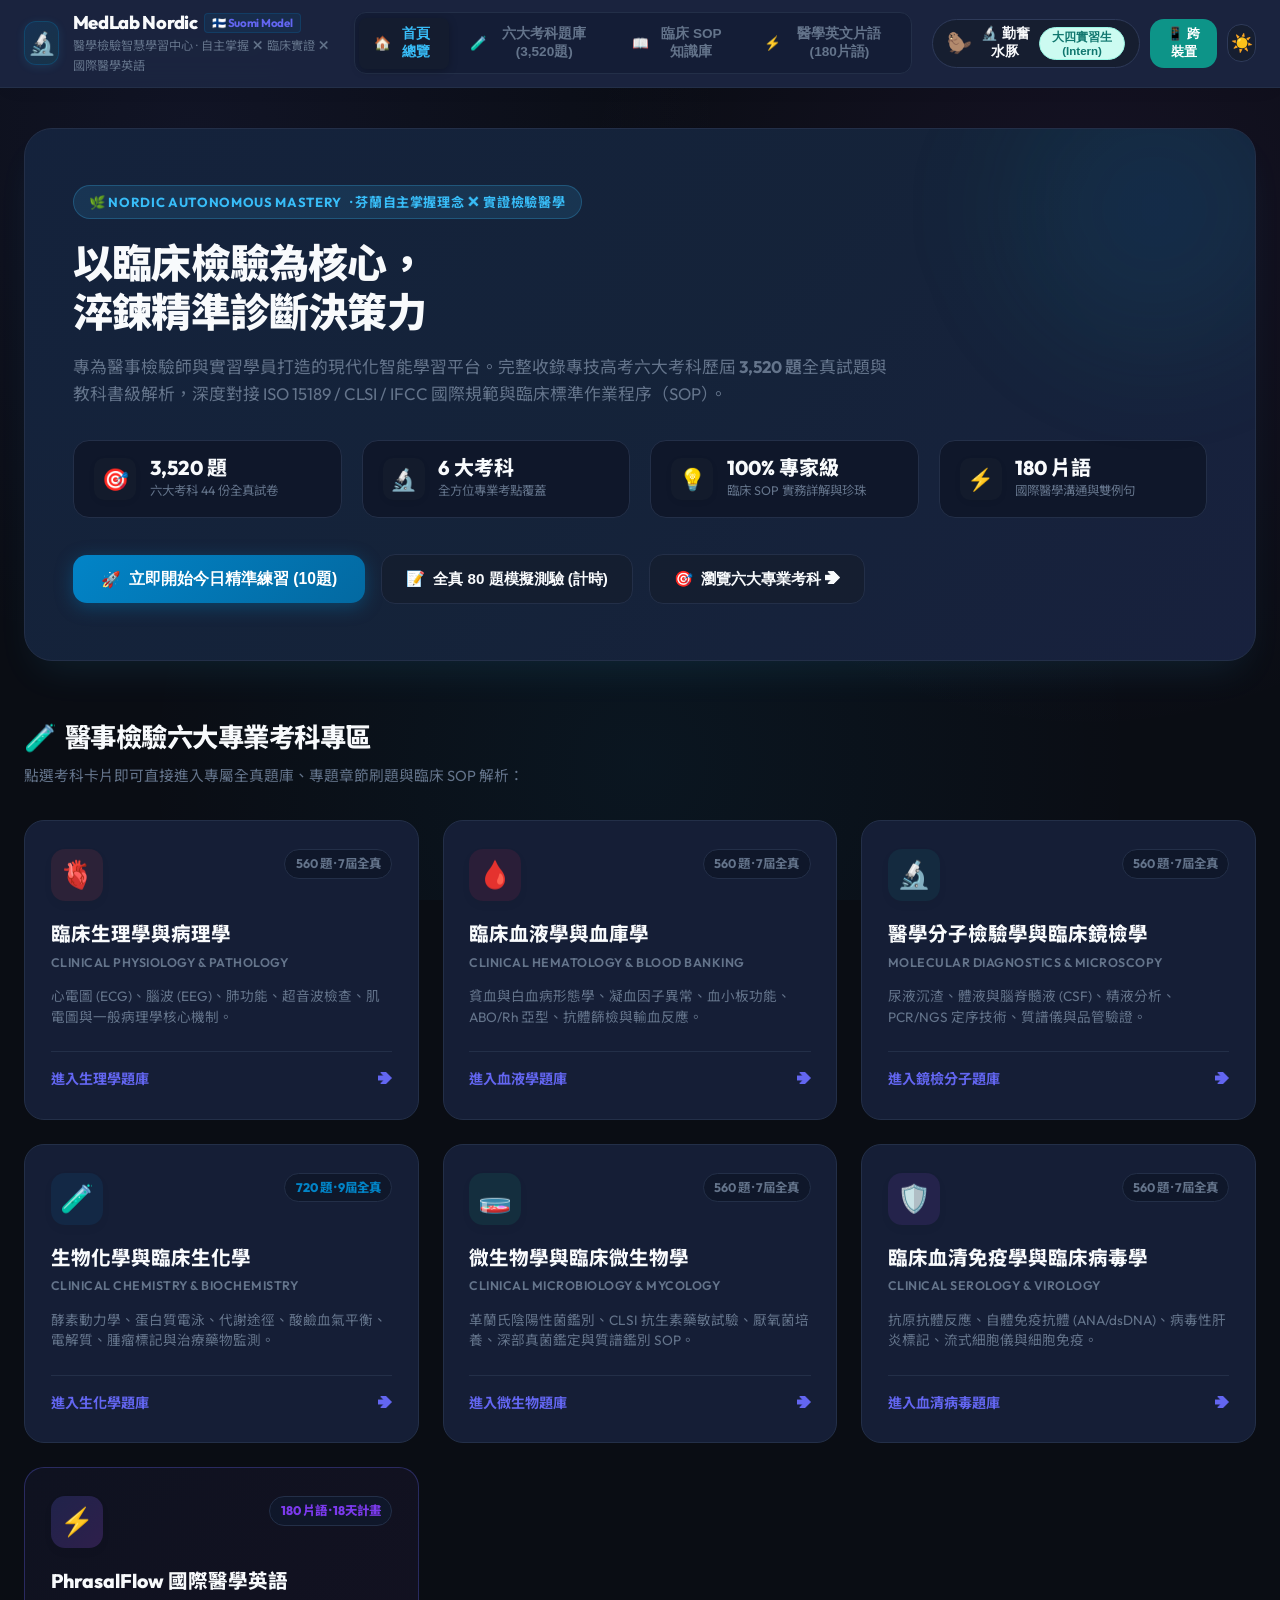
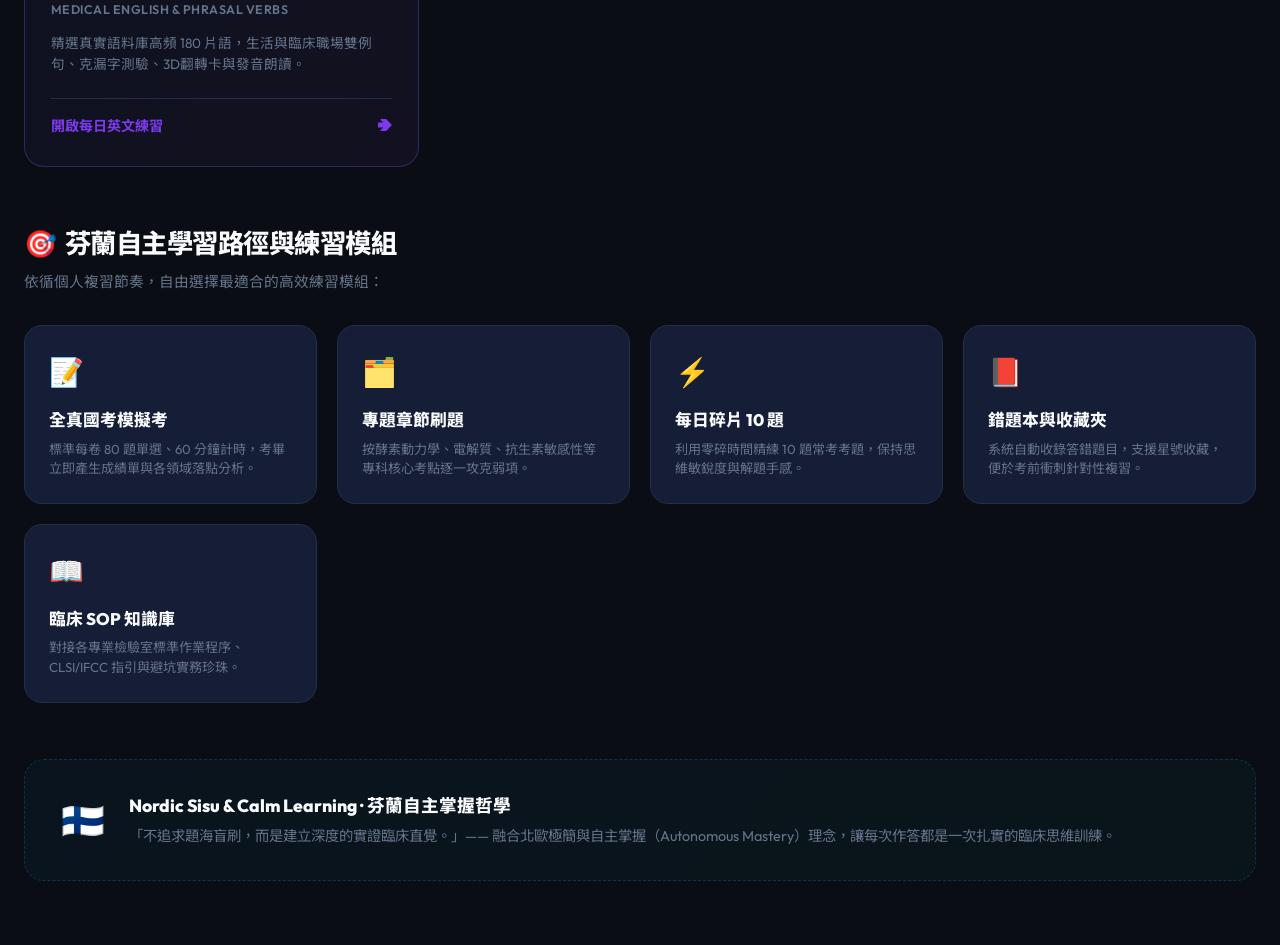
<file: index.html>
<!DOCTYPE html>
<html lang="zh-TW" data-theme="dark">
<head>
  <meta charset="UTF-8">
  <meta name="viewport" content="width=device-width, initial-scale=1.0">
  <title>MedLab Nordic · 醫學檢驗智慧學習中心 | 專技高考全真題庫 ✕ 臨床實務SOP</title>
  <meta name="description" content="MedLab Nordic 醫學檢驗智慧學習中心：以芬蘭自主學習與實證檢驗為理念，收錄專技高考醫檢六大考科歷屆3,520題詳解、ISO 15189/CLSI標準SOP與高頻醫學英文片語。">
  <link rel="preconnect" href="https://fonts.googleapis.com">
  <link rel="preconnect" href="https://fonts.gstatic.com" crossorigin>
  <link href="https://fonts.googleapis.com/css2?family=IBM+Plex+Mono:wght@500&family=Noto+Sans+TC:wght@400;600;700&family=Outfit:wght@500;700;800&display=swap" rel="stylesheet">
  <link rel="stylesheet" href="style.css">
  <link rel="icon" href="data:image/svg+xml,<svg xmlns=%22http://www.w3.org/2000/svg%22 viewBox=%220 0 100 100%22><text y=%22.9em%22 font-size=%2290%22>🔬</text></svg>">
  
  <!-- Global Image Fallback Handler -->
  <script>
    window.addEventListener('error', function(e) {
      if (e.target && e.target.tagName === 'IMG') {
        var src = e.target.getAttribute('src');
        if (src && src.indexOf('images/') !== -1 && !e.target.dataset.triedFallback) {
          e.target.dataset.triedFallback = '1';
          e.target.src = src.replace('images/', '');
        }
      }
    }, true);
  </script>
</head>
<body>

  <!-- MASTER NORDIC HEADER -->
  <header class="master-header">
    <div class="master-header-container">
      <div class="master-brand" onclick="switchTrack('portal')">
        <div class="master-brand-icon">🔬</div>
        <div class="master-brand-text">
          <h1>MedLab Nordic <span class="flag-badge">🇫🇮 Suomi Model</span></h1>
          <p>醫學檢驗智慧學習中心 · 自主掌握 ✕ 臨床實證 ✕ 國際醫學英語</p>
        </div>
      </div>

      <!-- Master Navigation Menu -->
      <nav class="master-nav-tabs">
        <button id="btn-nav-portal" class="nav-link-btn active" onclick="switchTrack('portal')">
          <span>🏠</span> 首頁總覽
        </button>
        <button id="btn-nav-med" class="nav-link-btn" onclick="switchTrack('med')">
          <span>🧪</span> 六大考科題庫 (3,520題)
        </button>
        <button id="btn-nav-sop" class="nav-link-btn" onclick="openExamTab('sop', 'microbiology')">
          <span>📖</span> 臨床 SOP 知識庫
        </button>
        <button id="btn-nav-eng" class="nav-link-btn" onclick="switchTrack('eng')">
          <span>⚡</span> 醫學英文片語 (180片語)
        </button>
      </nav>

      <!-- Universal Action Buttons -->
      <div class="master-actions">
        <!-- Med Persona / Login -->
        <button id="btn-user-profile" class="user-persona-btn" title="切換學習者身分">
          <span id="user-avatar" class="user-avatar-badge">🐾</span>
          <span id="user-name">訪客小動物</span>
          <span id="user-role-badge" class="role-tag intern">未登入</span>
        </button>

        <!-- English streak (when active) -->
        <div id="actions-eng" style="display: none; gap: 0.5rem; align-items: center;">
          <div class="stat-pill streak" id="streak-pill" title="連續練習天數" style="padding: 0.3rem 0.65rem; font-size: 0.82rem;">
            🔥 <span id="streak-count">1</span> 天
          </div>
          <div class="stat-pill" id="today-stats" title="今日完成題目" style="padding: 0.3rem 0.65rem; font-size: 0.82rem;">
            🎯 <span id="completed-stat">0 / 10 完成</span>
          </div>
        </div>

        <button id="btn-share-link" class="btn btn-secondary" style="padding: 0.4rem 0.75rem; font-size: 0.82rem;" title="跨裝置掃碼與安全資訊">
          📱 跨裝置
        </button>
        <button id="btn-theme-toggle" class="btn-icon" title="切換深色/淺色模式">🌓</button>
      </div>
    </div>
  </header>

  <!-- ========================================================================= -->
  <!-- TRACK 0: NORDIC PORTAL HERO & SUBJECT EXPLORER (DEFAULT SERENE VIEW)      -->
  <!-- ========================================================================= -->
  <div id="track-nordic-portal" class="track-container active">
    <div class="nordic-portal-wrap">
      
      <!-- Serene Hero Section -->
      <section class="nordic-hero">
        <div class="nordic-hero-badge">
          <span>🌿 NORDIC AUTONOMOUS MASTERY</span> · 芬蘭自主掌握理念 ✕ 實證檢驗醫學
        </div>
        <h1 class="nordic-hero-title">
          以臨床檢驗為核心，<br>淬鍊精準診斷決策力
        </h1>
        <p class="nordic-hero-desc">
          專為醫事檢驗師與實習學員打造的現代化智能學習平台。完整收錄專技高考六大考科歷屆 <strong>3,520 題</strong>全真試題與教科書級解析，深度對接 ISO 15189 / CLSI / IFCC 國際規範與臨床標準作業程序（SOP）。
        </p>

        <!-- 4 Nordic Metric Cards -->
        <div class="nordic-stats-row">
          <div class="nordic-stat-card">
            <div class="stat-card-icon">🎯</div>
            <div>
              <div class="stat-card-num">3,520 題</div>
              <div class="stat-card-label">六大考科 44 份全真試卷</div>
            </div>
          </div>
          <div class="nordic-stat-card">
            <div class="stat-card-icon">🔬</div>
            <div>
              <div class="stat-card-num">6 大考科</div>
              <div class="stat-card-label">全方位專業考點覆蓋</div>
            </div>
          </div>
          <div class="nordic-stat-card">
            <div class="stat-card-icon">💡</div>
            <div>
              <div class="stat-card-num">100% 專家級</div>
              <div class="stat-card-label">臨床 SOP 實務詳解與珍珠</div>
            </div>
          </div>
          <div class="nordic-stat-card">
            <div class="stat-card-icon">⚡</div>
            <div>
              <div class="stat-card-num">180 片語</div>
              <div class="stat-card-label">國際醫學溝通與雙例句</div>
            </div>
          </div>
        </div>

        <!-- Primary Actions -->
        <div class="nordic-hero-actions">
          <button class="nordic-btn-primary" onclick="openExamTab('daily', 'biochem')">
            <span>🚀</span> 立即開始今日精準練習 (10題)
          </button>
          <button class="nordic-btn-secondary" onclick="openExamTab('exam', 'all')">
            <span>📝</span> 全真 80 題模擬測驗 (計時)
          </button>
          <button class="nordic-btn-secondary" onclick="scrollToSubjects()">
            <span>🎯</span> 瀏覽六大專業考科 ➔
          </button>
        </div>
      </section>

      <!-- Six Major Subjects Grid -->
      <section id="nordic-subject-section">
        <div class="section-header-block">
          <div class="section-title-wrap">
            <h2><span>🧪</span> 醫事檢驗六大專業考科專區</h2>
            <p>點選考科卡片即可直接進入專屬全真題庫、專題章節刷題與臨床 SOP 解析：</p>
          </div>
        </div>

        <div class="nordic-subject-grid">
          
          <!-- Subject 1: 生理與病理 -->
          <div class="nordic-subject-card" onclick="openSubject('physiology')">
            <div class="subject-card-top">
              <div class="subject-icon-box" style="background: rgba(239, 68, 68, 0.1); color: #ef4444;">🫀</div>
              <span class="subject-badge-pill">560 題 · 7屆全真</span>
            </div>
            <h3 class="subject-card-title">臨床生理學與病理學</h3>
            <div class="subject-card-en">Clinical Physiology & Pathology</div>
            <p class="subject-card-topics">心電圖 (ECG)、腦波 (EEG)、肺功能、超音波檢查、肌電圖與一般病理學核心機制。</p>
            <div class="subject-card-action">
              <span>進入生理學題庫</span>
              <span class="arrow">➔</span>
            </div>
          </div>

          <!-- Subject 2: 血液與血庫 -->
          <div class="nordic-subject-card" onclick="openSubject('hematology')">
            <div class="subject-card-top">
              <div class="subject-icon-box" style="background: rgba(225, 29, 72, 0.1); color: #e11d48;">🩸</div>
              <span class="subject-badge-pill">560 題 · 7屆全真</span>
            </div>
            <h3 class="subject-card-title">臨床血液學與血庫學</h3>
            <div class="subject-card-en">Clinical Hematology & Blood Banking</div>
            <p class="subject-card-topics">貧血與白血病形態學、凝血因子異常、血小板功能、ABO/Rh 亞型、抗體篩檢與輸血反應。</p>
            <div class="subject-card-action">
              <span>進入血液學題庫</span>
              <span class="arrow">➔</span>
            </div>
          </div>

          <!-- Subject 3: 鏡檢與分子 -->
          <div class="nordic-subject-card" onclick="openSubject('microscopy')">
            <div class="subject-card-top">
              <div class="subject-icon-box" style="background: rgba(13, 148, 136, 0.1); color: #0d9488;">🔬</div>
              <span class="subject-badge-pill">560 題 · 7屆全真</span>
            </div>
            <h3 class="subject-card-title">醫學分子檢驗學與臨床鏡檢學</h3>
            <div class="subject-card-en">Molecular Diagnostics & Microscopy</div>
            <p class="subject-card-topics">尿液沉渣、體液與腦脊髓液 (CSF)、精液分析、PCR/NGS 定序技術、質譜儀與品管驗證。</p>
            <div class="subject-card-action">
              <span>進入鏡檢分子題庫</span>
              <span class="arrow">➔</span>
            </div>
          </div>

          <!-- Subject 4: 生化學 -->
          <div class="nordic-subject-card" onclick="openSubject('biochem')">
            <div class="subject-card-top">
              <div class="subject-icon-box" style="background: rgba(2, 132, 199, 0.1); color: #0284c7;">🧪</div>
              <span class="subject-badge-pill" style="color: #0284c7; font-weight: 800;">720 題 · 9屆全真</span>
            </div>
            <h3 class="subject-card-title">生物化學與臨床生化學</h3>
            <div class="subject-card-en">Clinical Chemistry & Biochemistry</div>
            <p class="subject-card-topics">酵素動力學、蛋白質電泳、代謝途徑、酸鹼血氣平衡、電解質、腫瘤標記與治療藥物監測。</p>
            <div class="subject-card-action">
              <span>進入生化學題庫</span>
              <span class="arrow">➔</span>
            </div>
          </div>

          <!-- Subject 5: 微生物學 -->
          <div class="nordic-subject-card" onclick="openSubject('microbiology')">
            <div class="subject-card-top">
              <div class="subject-icon-box" style="background: rgba(16, 185, 129, 0.1); color: #10b981;">🧫</div>
              <span class="subject-badge-pill">560 題 · 7屆全真</span>
            </div>
            <h3 class="subject-card-title">微生物學與臨床微生物學</h3>
            <div class="subject-card-en">Clinical Microbiology & Mycology</div>
            <p class="subject-card-topics">革蘭氏陰陽性菌鑑別、CLSI 抗生素藥敏試驗、厭氧菌培養、深部真菌鑑定與質譜鑑別 SOP。</p>
            <div class="subject-card-action">
              <span>進入微生物題庫</span>
              <span class="arrow">➔</span>
            </div>
          </div>

          <!-- Subject 6: 血清免疫與病毒 -->
          <div class="nordic-subject-card" onclick="openSubject('serology')">
            <div class="subject-card-top">
              <div class="subject-icon-box" style="background: rgba(168, 85, 247, 0.1); color: #a855f7;">🛡️</div>
              <span class="subject-badge-pill">560 題 · 7屆全真</span>
            </div>
            <h3 class="subject-card-title">臨床血清免疫學與臨床病毒學</h3>
            <div class="subject-card-en">Clinical Serology & Virology</div>
            <p class="subject-card-topics">抗原抗體反應、自體免疫抗體 (ANA/dsDNA)、病毒性肝炎標記、流式細胞儀與細胞免疫。</p>
            <div class="subject-card-action">
              <span>進入血清病毒題庫</span>
              <span class="arrow">➔</span>
            </div>
          </div>

          <!-- Special 7: 醫學英文片語 -->
          <div class="nordic-subject-card" style="background: linear-gradient(135deg, rgba(99, 102, 241, 0.06), rgba(168, 85, 247, 0.06)); border-color: rgba(99, 102, 241, 0.3);" onclick="switchTrack('eng')">
            <div class="subject-card-top">
              <div class="subject-icon-box" style="background: linear-gradient(135deg, rgba(99, 102, 241, 0.2), rgba(168, 85, 247, 0.2)); color: #7c3aed;">⚡</div>
              <span class="subject-badge-pill" style="color: #7c3aed; font-weight: 800;">180 片語 · 18天計畫</span>
            </div>
            <h3 class="subject-card-title">PhrasalFlow 國際醫學英語</h3>
            <div class="subject-card-en">Medical English & Phrasal Verbs</div>
            <p class="subject-card-topics">精選真實語料庫高頻 180 片語，生活與臨床職場雙例句、克漏字測驗、3D翻轉卡與發音朗讀。</p>
            <div class="subject-card-action" style="color: #7c3aed;">
              <span>開啟每日英文練習</span>
              <span class="arrow">➔</span>
            </div>
          </div>

        </div>
      </section>

      <!-- 5 Autonomous Learning Modes -->
      <section style="margin-bottom: 3.5rem;">
        <div class="section-header-block">
          <div class="section-title-wrap">
            <h2><span>🎯</span> 芬蘭自主學習路徑與練習模組</h2>
            <p>依循個人複習節奏，自由選擇最適合的高效練習模組：</p>
          </div>
        </div>

        <div class="nordic-modes-grid">
          <div class="nordic-mode-card" onclick="openExamTab('exam', 'all')">
            <div class="mode-icon">📝</div>
            <div class="mode-title">全真國考模擬考</div>
            <div class="mode-desc">標準每卷 80 題單選、60 分鐘計時，考畢立即產生成績單與各領域落點分析。</div>
          </div>
          <div class="nordic-mode-card" onclick="openExamTab('category', 'biochem')">
            <div class="mode-icon">🗂️</div>
            <div class="mode-title">專題章節刷題</div>
            <div class="mode-desc">按酵素動力學、電解質、抗生素敏感性等專科核心考點逐一攻克弱項。</div>
          </div>
          <div class="nordic-mode-card" onclick="openExamTab('daily', 'biochem')">
            <div class="mode-icon">⚡</div>
            <div class="mode-title">每日碎片 10 題</div>
            <div class="mode-desc">利用零碎時間精練 10 題常考考題，保持思維敏銳度與解題手感。</div>
          </div>
          <div class="nordic-mode-card" onclick="openExamTab('mistakes', 'all')">
            <div class="mode-icon">📕</div>
            <div class="mode-title">錯題本與收藏夾</div>
            <div class="mode-desc">系統自動收錄答錯題目，支援星號收藏，便於考前衝刺針對性複習。</div>
          </div>
          <div class="nordic-mode-card" onclick="openExamTab('sop', 'microbiology')">
            <div class="mode-icon">📖</div>
            <div class="mode-title">臨床 SOP 知識庫</div>
            <div class="mode-desc">對接各專業檢驗室標準作業程序、CLSI/IFCC 指引與避坑實務珍珠。</div>
          </div>
        </div>
      </section>

      <!-- Finnish Sisu Philosophy Banner -->
      <div class="nordic-philosophy-banner">
        <div class="philosophy-flag">🇫🇮</div>
        <div class="philosophy-text">
          <h4>Nordic Sisu & Calm Learning · 芬蘭自主掌握哲學</h4>
          <p>「不追求題海盲刷，而是建立深度的實證臨床直覺。」—— 融合北歐極簡與自主掌握（Autonomous Mastery）理念，讓每次作答都是一次扎實的臨床思維訓練。</p>
        </div>
      </div>

    </div>
  </div>

  <!-- ========================================================================= -->
  <!-- TRACK 1: 醫事檢驗師國考與臨床實務題庫 (MED EXAM ENGINE)                    -->
  <!-- ========================================================================= -->
  <div id="track-med-exam" class="track-container">
    
    <!-- Subject Bar -->
    <section class="subject-bar">
      <div class="subject-container">
        <span class="subject-label">🎯 選擇專業考科：</span>
        <div class="subject-tabs-wrapper" id="subject-tabs-wrapper">
          <button class="sub-tab" data-subject="physiology">
            <span class="sub-icon">🫀</span>
            <span class="sub-name">臨床生理學與病理學</span>
            <span class="sub-badge" id="badge-physio-count">560 題</span>
          </button>
          <button class="sub-tab" data-subject="hematology">
            <span class="sub-icon">🩸</span>
            <span class="sub-name">臨床血液學與血庫學</span>
            <span class="sub-badge" id="badge-hema-count">560 題</span>
          </button>
          <button class="sub-tab" data-subject="microscopy">
            <span class="sub-icon">🔬</span>
            <span class="sub-name">醫學分子檢驗學與臨床鏡檢學</span>
            <span class="sub-badge" id="badge-microscopy-count">560 題</span>
          </button>
          <button class="sub-tab" data-subject="microbiology">
            <span class="sub-icon">🧫</span>
            <span class="sub-name">微生物學與臨床微生物學</span>
            <span class="sub-badge" id="badge-mb-count">560 題</span>
          </button>
          <button class="sub-tab active" data-subject="biochem">
            <span class="sub-icon">🧪</span>
            <span class="sub-name">生物化學與臨床生化學</span>
            <span class="sub-badge" id="badge-bc-count">720 題</span>
          </button>
          <button class="sub-tab" data-subject="serology">
            <span class="sub-icon">🛡️</span>
            <span class="sub-name">臨床血清免疫學與臨床病毒學</span>
            <span class="sub-badge" id="badge-sero-count">560 題</span>
          </button>
          <button class="sub-tab" data-subject="all">
            <span class="sub-icon">🌐</span>
            <span class="sub-name">六大科全真總複習</span>
            <span class="sub-badge" id="badge-all-count">3,520 題</span>
          </button>
        </div>
      </div>
    </section>

    <!-- Navigation Bar -->
    <nav class="nav-bar">
      <div class="nav-container" id="nav-container">
        <button class="nav-tab active" data-tab="exam">
          📝 全真國考模擬測驗 <span class="tab-badge" id="badge-exam-count">7屆</span>
        </button>
        <button class="nav-tab" data-tab="category">
          🗂️ 專題分類刷題
        </button>
        <button class="nav-tab" data-tab="daily">
          ⚡ 每日隨機10題
        </button>
        <button class="nav-tab" data-tab="mistakes">
          📕 錯題複習本 <span class="tab-badge" id="badge-mistakes-count">0</span>
        </button>
        <button class="nav-tab" data-tab="bookmarks">
          ⭐ 收藏考題 <span class="tab-badge" id="badge-bookmarks-count">0</span>
        </button>
        <button class="nav-tab" data-tab="mentor">
          🧑‍🏫 近同儕小老師模式
        </button>
        <button class="nav-tab" data-tab="sop">
          📖 臨床指引手冊與SOP庫
        </button>
      </div>
    </nav>

    <!-- Main Content Area -->
    <main class="main-content">
      <!-- Banner Info -->
      <section class="welcome-banner card">
        <h2 id="view-title">醫事檢驗師「生物化學與臨床生化學」國考練習</h2>
        <p id="view-desc">完整收錄歷屆專技高考試題，深度對接臨床生化 SOP、IFCC 標準檢驗方法與診斷決策要點。</p>
        <div class="banner-stats">
          <div class="b-stat">📚 題庫總數：<strong id="stat-total-q">720</strong> 題</div>
          <div class="b-stat">🎯 累計作答：<strong id="stat-answered-q">0</strong> 題</div>
          <div class="b-stat">✨ 平均正確率：<strong id="stat-accuracy">0%</strong></div>
          <div class="b-stat">💡 實務對接珍珠：<strong>720 條</strong></div>
        </div>
      </section>

      <!-- Dynamic Toolbar / Filter Area -->
      <section class="toolbar-grid" id="toolbar-area">
        <!-- Injected by JavaScript based on active tab -->
      </section>

      <!-- Main View Container -->
      <section id="view-container">
        <!-- Questions or SOP content will be rendered here -->
      </section>
    </main>

  </div>

  <!-- ========================================================================= -->
  <!-- TRACK 2: PHRASALFLOW 每日英文片語練習 (ENGLISH MASTERY TRACK)             -->
  <!-- ========================================================================= -->
  <!-- ========================================================================= -->
  <!-- TRACK 2: PHRASALFLOW 每日英文片語練習 (ENGLISH MASTERY TRACK)             -->
  <!-- ========================================================================= -->
  <div id="track-phrasal-verbs" class="track-container">
    <div class="phrasal-app-container">
      
      <!-- Day Navigation Strip (Day 1 - Day 18) -->
      <section class="day-nav-wrapper">
        <div class="section-header-row">
          <div class="section-title">
            <span>📅 18天學習計畫總覽（每日 10 句 · 共 180 片語）</span>
          </div>
          <div class="day-stats-hint" id="day-stats-hint">
            當前：Day 1 (片語 #1 ~ #10)
          </div>
        </div>

        <div class="day-scroll-container" id="day-scroll-container">
          <!-- Rendered dynamically by JS -->
        </div>
      </section>

      <!-- Mode Tabs -->
      <nav class="mode-tabs">
        <button class="tab-btn active" data-tab="quiz">
          <span>📝</span> 每日10句挑戰
        </button>
        <button class="tab-btn" data-tab="flashcards">
          <span>🗂️</span> 智慧單字卡
        </button>
        <button class="tab-btn" data-tab="scramble">
          <span>🧩</span> 句子重組
        </button>
        <button class="tab-btn" data-tab="listening">
          <span>🎧</span> 聽力跟讀
        </button>
        <button class="tab-btn" data-tab="directory">
          <span>📖</span> 180片語百科
        </button>
        <button class="tab-btn" data-tab="notebook">
          <span>⭐️</span> 錯題與收藏 (<span id="saved-count-badge">0</span>)
        </button>
      </nav>

      <!-- MAIN VIEW 1: QUIZ CHALLENGE (每日10句挑戰) -->
      <main id="view-quiz" class="view-panel active">
        <div class="quiz-card">
          <div class="quiz-header">
            <div class="quiz-progress-text" id="quiz-progress-indicator">
              第 1 / 10 題
            </div>
            <div class="quiz-badge-row">
              <span class="badge" id="quiz-category-badge">生活例句</span>
              <span class="badge frequency" id="quiz-frequency-badge">佔比 64.5%</span>
            </div>
          </div>

          <div class="quiz-sentence-box">
            <div class="sentence-en" id="quiz-sentence-display">
              <!-- Example sentence with blank -->
            </div>
            <div class="sentence-zh-hint" id="quiz-hint-display">
              💡 提示：<span id="quiz-hint-text">發生、進行</span>
            </div>
          </div>

          <!-- 4 Multiple Choice Options -->
          <div class="options-grid" id="quiz-options-container">
            <!-- Dynamic Buttons -->
          </div>

          <!-- Detailed Explanation After Answer -->
          <div class="explanation-panel" id="quiz-explanation-panel">
            <div class="explanation-title">
              <span id="quiz-verb-name">GO ON</span>
              <span class="badge" id="quiz-verb-zh">發生、進行</span>
              <button class="sentence-audio-btn" id="quiz-verb-audio-btn" title="朗讀發音">🔊</button>
            </div>
            <div class="explanation-body" id="quiz-explanation-text">
              <!-- Sense definition and full sentence details -->
            </div>
            <div class="explanation-example-list" id="quiz-examples-list">
              <!-- Both Everyday & Workplace examples -->
            </div>
          </div>

          <div class="quiz-footer">
            <button class="quiz-star-btn" id="quiz-star-btn">
              ★ 收藏此片語
            </button>
            <button class="btn-primary" id="quiz-next-btn">
              下一題 →
            </button>
          </div>
        </div>
      </main>

      <!-- MAIN VIEW 2: FLASHCARDS (單字卡) -->
      <section id="view-flashcards" class="view-panel">
        <div class="flashcards-container">
          <div class="card-nav-row">
            <button class="btn-primary" id="fc-prev-btn" style="padding: 8px 18px;">← 上一張</button>
            <span class="quiz-progress-text" id="fc-counter">1 / 10</span>
            <button class="btn-primary" id="fc-next-btn" style="padding: 8px 18px;">下一張 →</button>
          </div>

          <div class="flashcard-3d-wrap" id="flashcard-element" title="點擊翻轉卡片">
            <div class="flashcard-inner">
              <!-- Front Face -->
              <div class="card-face card-front">
                <div class="card-top-meta">
                  <span class="card-rank" id="fc-front-rank">#1 · 核心高頻</span>
                  <span class="badge frequency" id="fc-front-freq">Corpus 64.5%</span>
                </div>
                <div style="margin: auto 0;">
                  <div class="card-verb-title" id="fc-front-verb">GO ON</div>
                  <div class="card-zh-meaning" id="fc-front-zh">發生、進行；接著進行</div>
                </div>
                <div class="card-hint-bottom">
                  💡 點擊卡片翻轉查看詳細用法與生活/職場例句 ↻
                </div>
              </div>

              <!-- Back Face -->
              <div class="card-face card-back">
                <div class="card-top-meta">
                  <span class="card-rank" id="fc-back-verb">GO ON</span>
                  <button class="sentence-audio-btn" id="fc-audio-btn" title="朗讀發音">🔊</button>
                </div>
                <div class="senses-container" id="fc-back-senses">
                  <!-- Dynamic Senses & Examples -->
                </div>
                <div class="card-hint-bottom" style="margin-top: 10px;">
                  💡 點擊卡片翻回正面 ↻
                </div>
              </div>
            </div>
          </div>

          <button class="quiz-star-btn" id="fc-star-btn" style="align-self: center;">
            ★ 收藏此片語到複習庫
          </button>
        </div>
      </section>

      <!-- MAIN VIEW 3: SENTENCE SCRAMBLE (句子重組) -->
      <section id="view-scramble" class="view-panel">
        <div class="scramble-container">
          <div class="quiz-header">
            <div class="quiz-progress-text" id="scramble-progress">第 1 / 10 題</div>
            <span class="badge everyday" id="scramble-badge">生活例句</span>
          </div>

          <p style="color: var(--text-secondary); margin-bottom: 12px; font-size: 15px;">
            請依序點擊下方單字積木，重組為正確的英文句子：
          </p>

          <!-- Assembled Slots -->
          <div class="scramble-slots" id="scramble-slots">
            <!-- Filled Chips -->
          </div>

          <!-- Available Word Chips Pool -->
          <div class="scramble-pool" id="scramble-pool">
            <!-- Available Chips -->
          </div>

          <div style="font-size: 14px; color: var(--accent-amber); margin-bottom: 20px;" id="scramble-meaning">
            <!-- Meaning hint -->
          </div>

          <div class="quiz-footer">
            <button class="quiz-star-btn" id="scramble-reset-btn">↺ 重新排詞</button>
            <button class="btn-primary" id="scramble-check-btn">檢查答案 ✓</button>
          </div>
        </div>
      </section>

      <!-- MAIN VIEW 4: LISTENING QUIZ (聽力測驗) -->
      <section id="view-listening" class="view-panel">
        <div class="quiz-card" style="text-align: center;">
          <div class="quiz-header">
            <div class="quiz-progress-text" id="listen-progress">聽力題 1 / 10</div>
            <span class="badge" id="listen-speed-badge">⚡ 1.0x 語速</span>
          </div>

          <div style="margin: 30px 0;">
            <button class="btn-primary" id="listen-play-btn" style="padding: 18px 36px; font-size: 18px; margin: 0 auto;">
              🔊 播放英文例句
            </button>
            <div style="font-size: 14px; color: var(--text-muted); margin-top: 12px;">
              仔細聆聽句子中出現的動詞片語
            </div>
          </div>

          <div class="options-grid" id="listen-options-container">
            <!-- 4 Options -->
          </div>

          <div class="explanation-panel" id="listen-explanation-panel">
            <div class="sentence-en" id="listen-full-sentence" style="font-size: 18px;"></div>
            <div style="color: var(--text-secondary); margin-top: 6px;" id="listen-full-zh"></div>
          </div>

          <div class="quiz-footer">
            <div></div>
            <button class="btn-primary" id="listen-next-btn">下一題 →</button>
          </div>
        </div>
      </section>

      <!-- MAIN VIEW 5: FULL DIRECTORY (180片語總表) -->
      <section id="view-directory" class="view-panel">
        <div class="directory-controls">
          <div class="search-input-wrap">
            <span class="search-icon">🔍</span>
            <input type="text" id="dir-search-input" class="search-input" placeholder="搜尋片語 (如: go on, pick up, 職場, 發生)...">
          </div>

          <select id="dir-filter-select" class="filter-select">
            <option value="all">全部 180 個片語</option>
            <option value="main">核心高頻 (1 ~ 150)</option>
            <option value="supplement">實用補充 (151 ~ 180)</option>
            <option value="current-day">當前選取天數</option>
            <option value="saved">我的收藏</option>
          </select>
        </div>

        <div class="directory-grid" id="directory-grid">
          <!-- 180 Cards rendered here -->
        </div>
      </section>

      <!-- MAIN VIEW 6: NOTEBOOK (錯題與收藏) -->
      <section id="view-notebook" class="view-panel">
        <div style="margin-bottom: 20px; display: flex; justify-content: space-between; align-items: center;">
          <h3 style="font-size: 18px; font-weight: 700;">⭐️ 收藏片語與複習清單</h3>
          <button class="quiz-star-btn" id="clear-saved-btn">清空複習庫</button>
        </div>
        <div class="directory-grid" id="notebook-grid">
          <!-- Saved items -->
        </div>
      </section>

    </div>
  </div>

  <!-- CELEBRATION MODAL -->
  <div class="modal-overlay" id="celebration-modal" style="display: none;">
    <div class="modal-content">
      <div class="modal-emoji">🎉</div>
      <h2 class="modal-title" id="modal-title">太棒了！今日挑戰完成</h2>
      <p class="modal-desc" id="modal-desc">
        你已經完成了今日 10 句核心動詞片語練習！連續打卡記錄已更新。
      </p>
      <div style="display: flex; gap: 12px; justify-content: center;">
        <button class="quiz-star-btn" id="modal-review-btn">再複習一次</button>
        <button class="btn-primary" id="modal-next-day-btn">進入下一天 →</button>
      </div>
    </div>
  </div>

  <!-- GITHUB DEPLOY MODAL -->
  <div class="modal-overlay" id="github-modal" style="display: none;">
    <div class="modal-content" style="max-width: 600px; text-align: left;">
      <h2 class="modal-title" style="margin-bottom: 12px;">🚀 發佈到 GitHub Pages 教學</h2>
      <p class="modal-desc" style="margin-bottom: 16px;">
        本網頁為純靜態網頁（HTML+CSS+JS），直接推送到 GitHub 即可免費啟用 GitHub Pages！
      </p>
      <button class="btn-primary" id="github-modal-close" style="width: 100%; justify-content: center;">我知道了，關閉</button>
    </div>
  </div>

  <!-- Score Modal -->
  <div id="score-modal" class="modal-overlay" style="display: none;">
    <div class="modal-card">
      <div class="score-hero">
        <div id="score-circle" class="score-circle pass">85</div>
        <div id="score-status" class="score-status">測驗及格 (PASS)</div>
        <p id="score-subtitle" style="color: var(--text-muted);">恭喜！成績達到及格標準 (≥ 60 分)</p>
      </div>

      <div style="margin: 1.5rem 0; padding: 1rem; background: var(--bg-card-subtle); border-radius: var(--radius-md);">
        <h4 style="font-size: 0.95rem; margin-bottom: 0.75rem; color: var(--primary);">📊 各領域答題表現</h4>
        <div id="category-score-breakdown"></div>
      </div>

      <div style="display: flex; gap: 1rem; justify-content: flex-end;">
        <button id="btn-review-wrong" class="btn btn-outline">🔍 僅檢視錯題</button>
        <button id="btn-review-all" class="btn btn-primary">📖 檢視完整解析</button>
        <button id="btn-close-score" class="btn-secondary">關閉</button>
      </div>
    </div>
  </div>

  <!-- Share Modal -->
  <div id="share-modal" class="modal-overlay" style="display: none;">
    <div class="modal-card" style="max-width: 540px;">
      <div style="display: flex; justify-content: space-between; align-items: center; margin-bottom: 1rem;">
        <h3 style="font-size: 1.2rem; color: var(--primary); font-weight: 800; display: flex; align-items: center; gap: 0.4rem;">
          🛡️ 安全連線與跨裝置學習
        </h3>
        <button id="btn-close-share" class="btn-icon" style="border: none; font-size: 1.25rem;">✕</button>
      </div>
      
      <div style="background: var(--bg-card-subtle); padding: 1rem; border-radius: var(--radius-md); border: 1px solid var(--border-color); margin-bottom: 1rem;">
        <div style="font-weight: 700; color: var(--primary); font-size: 0.95rem; margin-bottom: 0.35rem;">
          🌐 官方受信任正規託管（GitHub Pages / Cloudflare）
        </div>
        <p style="font-size: 0.82rem; color: var(--text-muted); line-height: 1.5;">
          • <strong>純前端架構</strong>：全平台絕無外傳個資，答題紀錄僅保存在使用者本機瀏覽器中。<br>
          • <strong>跨平台支援</strong>：手機、平板、電腦隨開即用，支援離線練習與即時自動存檔。
        </p>
      </div>

      <div style="display: flex; justify-content: flex-end;">
        <button id="btn-close-share-footer" class="btn btn-primary" style="padding: 0.5rem 1.25rem;">知道了</button>
      </div>
    </div>
  </div>

  <!-- Login / Persona Switcher Modal (50 Cute Animals: Intern, Mentor, Admin) -->
  <div id="login-modal" class="modal-overlay" style="display: none;">
    <div class="modal-card" style="max-width: 680px;">
      <div style="display: flex; justify-content: space-between; align-items: center; margin-bottom: 1rem;">
        <div>
          <h3 style="font-size: 1.25rem; font-weight: 800; color: var(--primary); display: flex; align-items: center; gap: 0.4rem;">
            🐾 選擇您的匿名可愛小動物身分
          </h3>
          <p style="font-size: 0.82rem; color: var(--text-muted);">保護隱私匿名作答，依照身分（負責人 / 二年期學員 / 大四實習生）開啟專屬學習功能。</p>
        </div>
        <button id="btn-close-login" class="btn-icon" style="border: none; font-size: 1.25rem;">✕</button>
      </div>

      <!-- Filter tabs for 50 animals -->
      <div style="display: flex; gap: 0.5rem; margin-bottom: 0.75rem; flex-wrap: wrap;">
        <button class="btn btn-outline filter-animal-btn active" data-filter="all" style="padding: 0.35rem 0.75rem; font-size: 0.8rem;">全部 (50)</button>
        <button class="btn btn-outline filter-animal-btn" data-filter="admin" style="padding: 0.35rem 0.75rem; font-size: 0.8rem;">👑 負責人 (1)</button>
        <button class="btn btn-outline filter-animal-btn" data-filter="mentor" style="padding: 0.35rem 0.75rem; font-size: 0.8rem;">🩺 二年期學員 (9)</button>
        <button class="btn btn-outline filter-animal-btn" data-filter="intern" style="padding: 0.35rem 0.75rem; font-size: 0.8rem;">🔬 大四實習生 (40)</button>
      </div>

      <!-- Search animal -->
      <div class="search-box" style="margin-bottom: 0.75rem;">
        <span class="search-icon">🔍</span>
        <input type="text" id="animal-search-input" placeholder="搜尋小動物 (如: 水豚, 企鵝, 海豚, 狐狸...)" style="padding: 0.45rem 0.75rem 0.45rem 2.2rem; font-size: 0.85rem;">
      </div>

      <!-- Animal Selection Grid -->
      <div class="animal-grid" id="animal-grid-container">
        <!-- Injected via JS -->
      </div>

      <!-- PIN Input Area -->
      <div id="pin-login-box" style="background: var(--bg-card-subtle); padding: 1rem; border-radius: var(--radius-md); border: 1px solid var(--border-color); display: flex; align-items: center; justify-content: space-between; flex-wrap: wrap; gap: 0.75rem;">
        <div style="display: flex; align-items: center; gap: 0.75rem;">
          <span id="selected-animal-preview" style="font-size: 1.6rem;">🦫</span>
          <div>
            <div id="selected-animal-name" style="font-weight: 700; font-size: 0.95rem;">請先點選上方小動物</div>
            <div id="selected-animal-role" style="font-size: 0.75rem; color: var(--text-muted);">身分權限</div>
          </div>
        </div>

        <div style="display: flex; gap: 0.5rem; align-items: center;">
          <input type="password" id="input-animal-pin" placeholder="請輸入 4 碼 PIN" maxlength="6" style="width: 130px; padding: 0.5rem 0.75rem; border-radius: var(--radius-md); border: 1px solid var(--border-color); font-size: 0.9rem; text-align: center; letter-spacing: 2px;">
          <button id="btn-confirm-login" class="btn btn-primary" style="padding: 0.5rem 1rem;">登入</button>
          <button id="btn-quick-fill-pin" class="btn btn-outline" style="padding: 0.5rem 0.75rem; font-size: 0.75rem;" title="自動帶入預設 PIN 進行快速體驗">帶入 PIN</button>
        </div>
      </div>
    </div>
  </div>


  <!-- Unified Navigation Controller Script -->
  <script>
    function switchTrack(track) {
      localStorage.setItem('medlab_active_track', track);
      const portalTrack = document.getElementById('track-nordic-portal');
      const medTrack = document.getElementById('track-med-exam');
      const engTrack = document.getElementById('track-phrasal-verbs');
      
      const btnPortal = document.getElementById('btn-nav-portal');
      const btnMed = document.getElementById('btn-nav-med');
      const btnEng = document.getElementById('btn-nav-eng');
      const btnSop = document.getElementById('btn-nav-sop');
      const actionsEng = document.getElementById('actions-eng');

      // Remove all active states
      portalTrack.classList.remove('active');
      medTrack.classList.remove('active');
      engTrack.classList.remove('active');
      btnPortal.classList.remove('active');
      btnMed.classList.remove('active');
      btnEng.classList.remove('active');
      btnSop.classList.remove('active');

      if (track === 'portal') {
        portalTrack.classList.add('active');
        btnPortal.classList.add('active');
        actionsEng.style.display = 'none';
        document.title = 'MedLab Nordic · 醫學檢驗智慧學習中心 | 專技高考 ✕ 臨床實務SOP';
        window.scrollTo({ top: 0, behavior: 'smooth' });
      } else if (track === 'med') {
        medTrack.classList.add('active');
        btnMed.classList.add('active');
        actionsEng.style.display = 'none';
        document.title = '醫事檢驗師國考題庫與臨床實務 | MedLab Nordic';
        window.scrollTo({ top: 0, behavior: 'smooth' });
        if (window.loadMedTab) {
          window.loadMedTab();
        }
      } else if (track === 'eng') {
        engTrack.classList.add('active');
        btnEng.classList.add('active');
        actionsEng.style.display = 'flex';
        document.title = 'PhrasalFlow 國際醫學英文片語 | MedLab Nordic';
        window.scrollTo({ top: 0, behavior: 'smooth' });
      }
      window.dispatchEvent(new Event('resize'));
    }

    // Scroll to subjects helper
    function scrollToSubjects() {
      const section = document.getElementById('nordic-subject-section');
      if (section) {
        section.scrollIntoView({ behavior: 'smooth' });
      }
    }

    // Open specific subject in Med Track
    function openSubject(subject) {
      switchTrack('med');
      const subTabBtn = document.querySelector(`.sub-tab[data-subject="${subject}"]`);
      if (subTabBtn) {
        subTabBtn.click();
      }
    }

    // Open specific tab in Med Track
    function openExamTab(tabName, subject) {
      switchTrack('med');
      if (subject) {
        const subTabBtn = document.querySelector(`.sub-tab[data-subject="${subject}"]`);
        if (subTabBtn) subTabBtn.click();
      }
      const navTabBtn = document.querySelector(`.nav-tab[data-tab="${tabName}"]`);
      if (navTabBtn) {
        navTabBtn.click();
      }
    }

    // Theme Switcher
    window.isUnifiedThemeControlled = true;
    const themeToggleBtn = document.getElementById('btn-theme-toggle');
    function applyUnifiedTheme(theme) {
      document.documentElement.setAttribute('data-theme', theme);
      localStorage.setItem('mb_theme', theme);
      localStorage.setItem('mb_exam_theme', theme);
      localStorage.setItem('phrasalflow_theme', theme);
      if (themeToggleBtn) {
        themeToggleBtn.textContent = theme === 'dark' ? '☀️' : '🌙';
        themeToggleBtn.setAttribute('title', theme === 'dark' ? '切換為淺色模式' : '切換為深色模式');
      }
    }

    if (themeToggleBtn) {
      themeToggleBtn.addEventListener('click', (e) => {
        e.stopPropagation();
        const currentTheme = document.documentElement.getAttribute('data-theme') || 'dark';
        const newTheme = currentTheme === 'dark' ? 'light' : 'dark';
        applyUnifiedTheme(newTheme);
      });
      const savedTheme = localStorage.getItem('mb_theme') || 'dark';
      applyUnifiedTheme(savedTheme);
    }

    // Initial check
    window.addEventListener('DOMContentLoaded', () => {
      // Default to portal view
      switchTrack('portal');
    });
  </script>

  <!-- Load Data & Engines (Optimized Modular & Lazy Loading) -->
  <script src="users_data.js"></script>
  <script src="data/exam_manifest.js"></script>
  <script src="clinical_references.js"></script>
  <script src="med_app.js"></script>
  <script src="phrasal_verbs_data.js"></script>
  <script src="eng_app.js"></script>

</body>
</html>
</file>
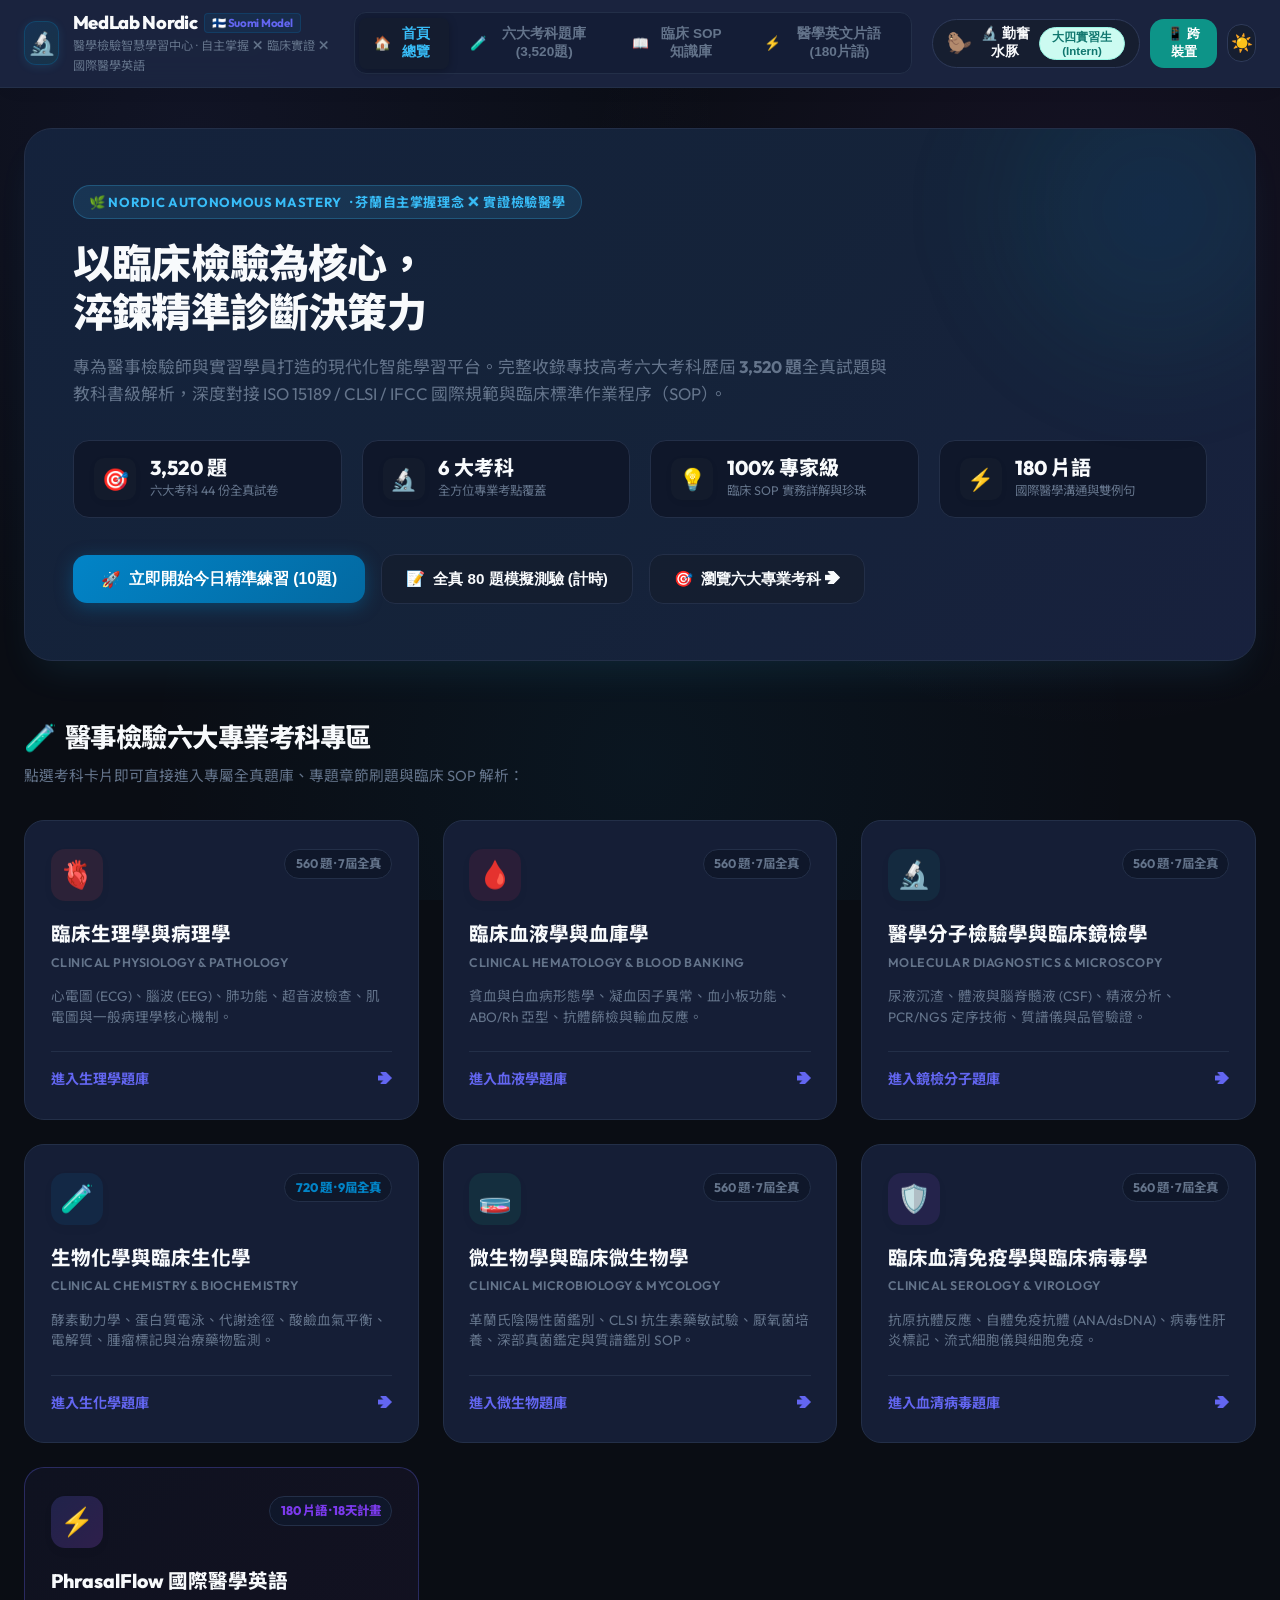
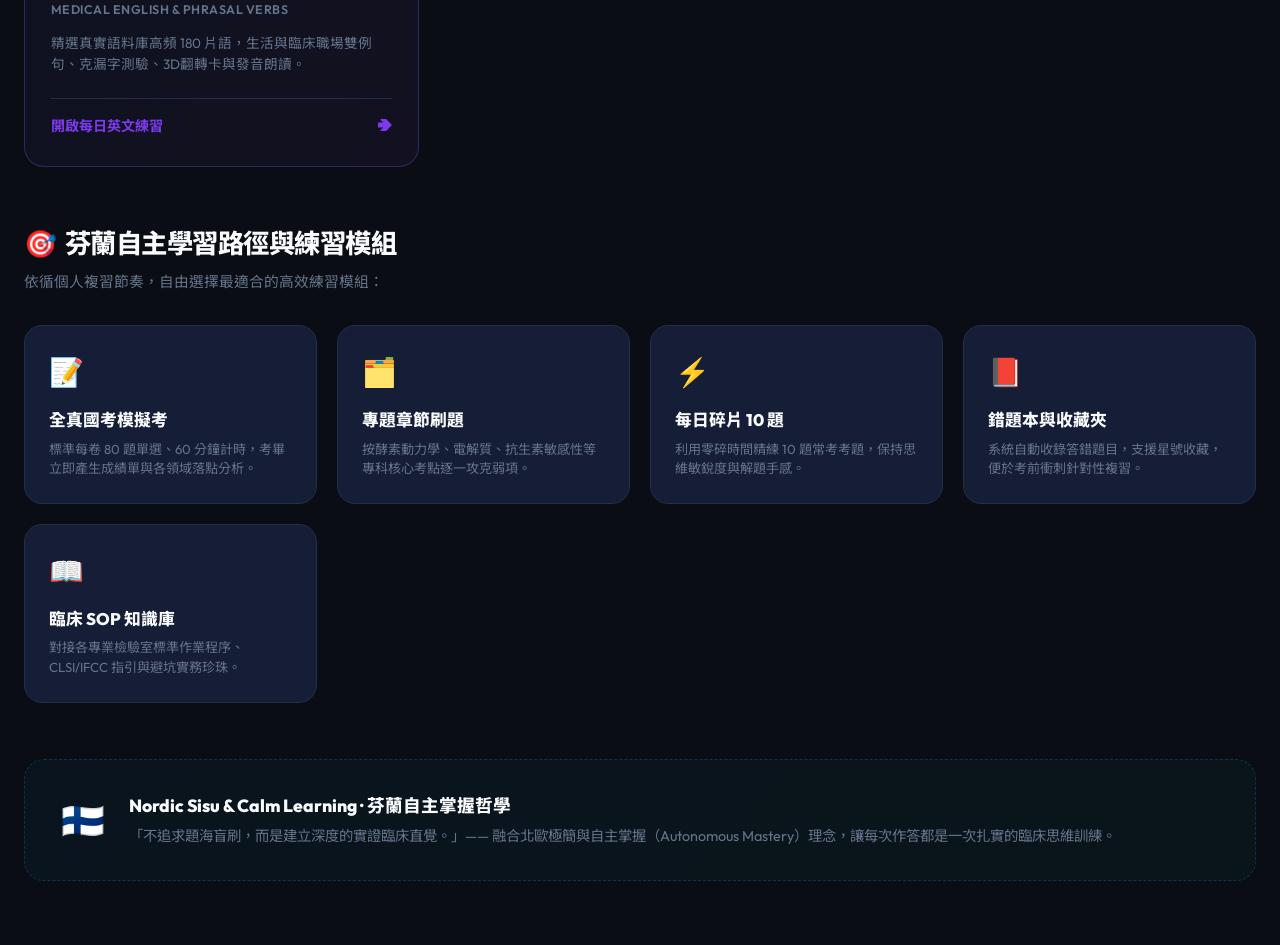
<file: med-exam/index.html>
<!DOCTYPE html>
<html lang="zh-TW">
<head>
  <meta charset="UTF-8">
  <meta http-equiv="refresh" content="0; url=../">
  <title>轉向臨床醫檢國考題庫...</title>
  <script>
    localStorage.setItem('boxin_active_track', 'med');
    window.location.replace('../');
  </script>
</head>
<body style="font-family: sans-serif; text-align: center; padding: 50px;">
  <p>正在前往醫檢國考題庫專區... 若未自動跳轉，請 <a href="../">點此進入</a></p>
</body>
</html>
</file>
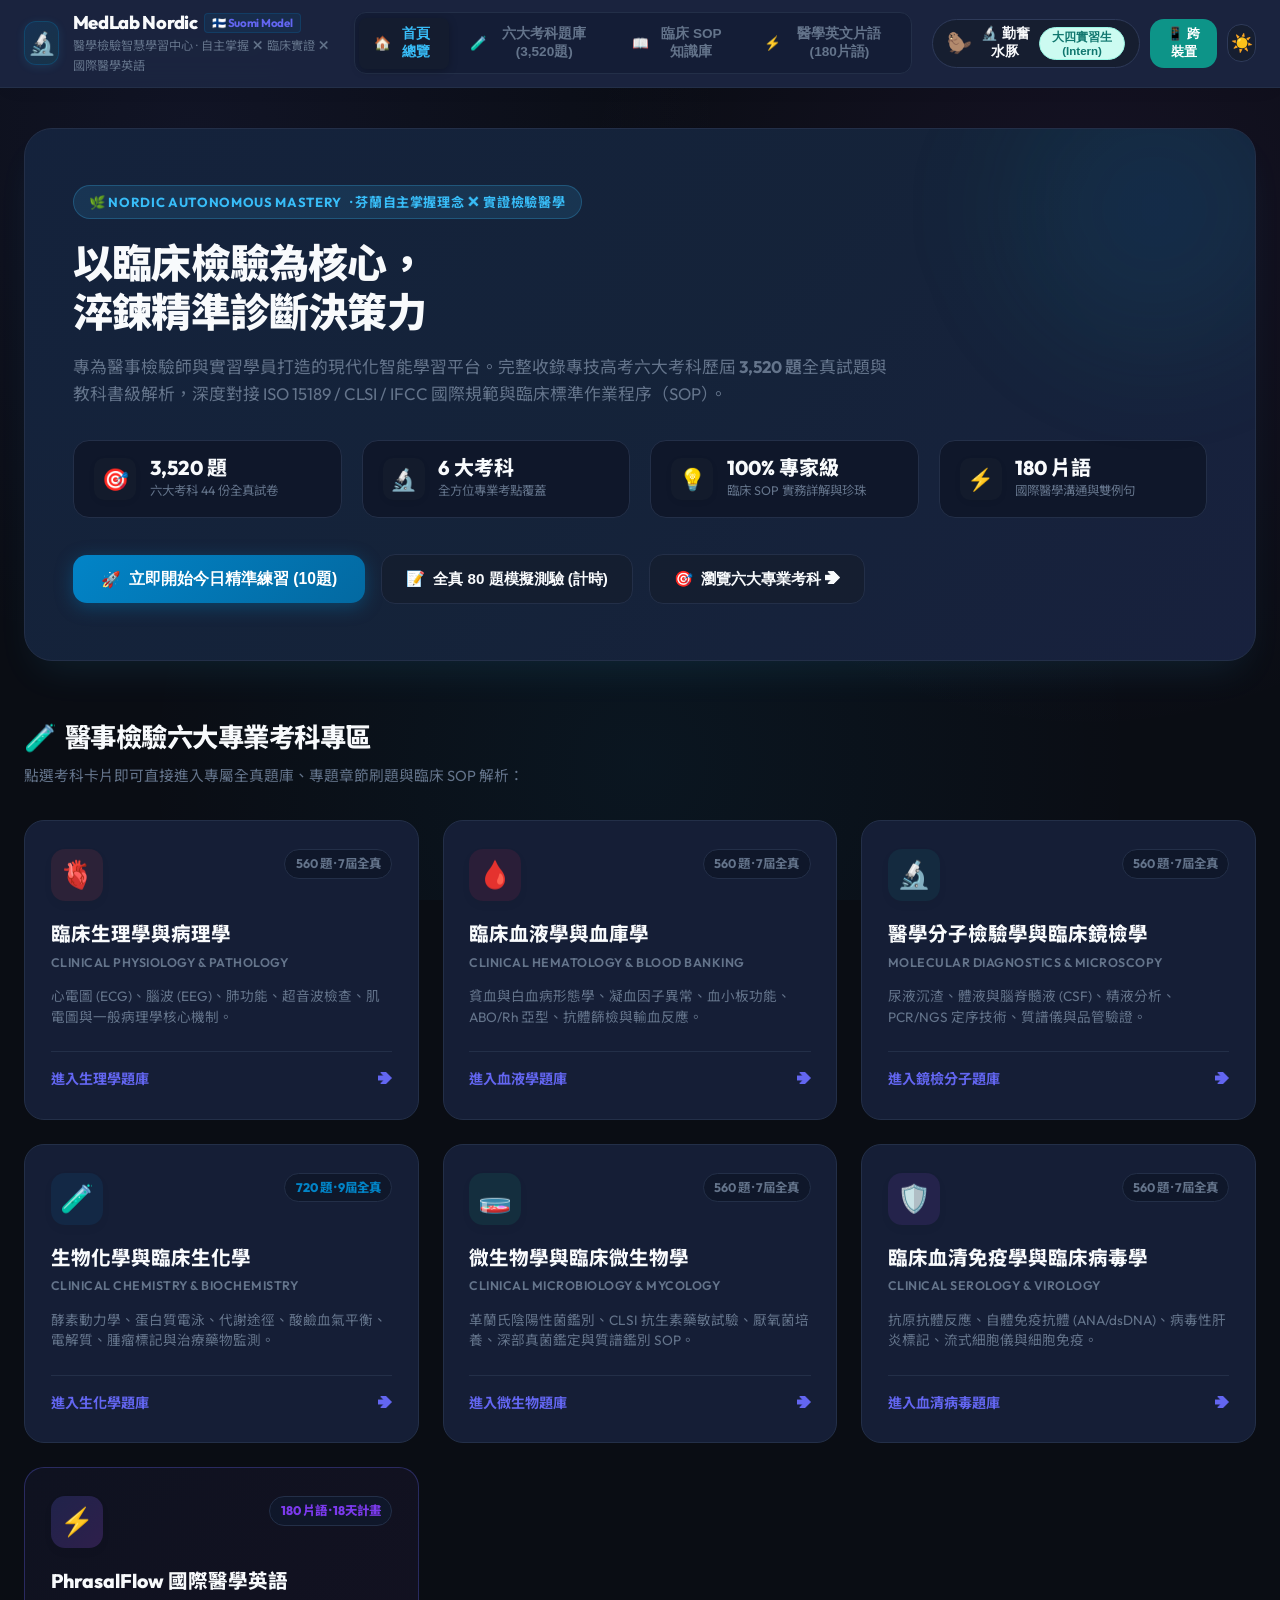
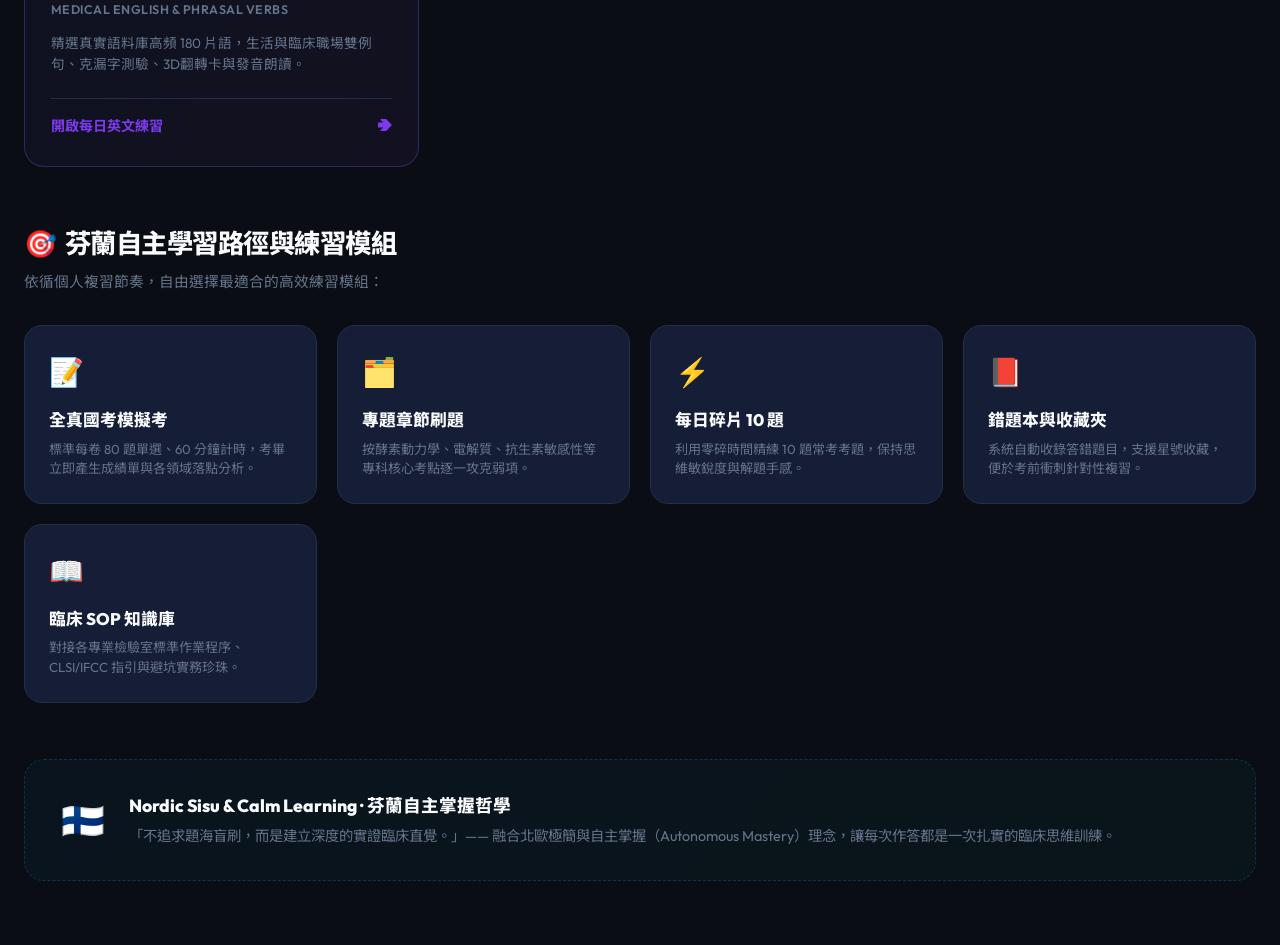
<file: phrasal-verbs/index.html>
<!DOCTYPE html>
<html lang="zh-TW">
<head>
  <meta charset="UTF-8">
  <meta http-equiv="refresh" content="0; url=../">
  <title>轉向 PhrasalFlow 每日英文片語...</title>
  <script>
    localStorage.setItem('boxin_active_track', 'eng');
    window.location.replace('../');
  </script>
</head>
<body style="font-family: sans-serif; text-align: center; padding: 50px;">
  <p>正在前往 PhrasalFlow 每日英文片語練習... 若未自動跳轉，請 <a href="../">點此進入</a></p>
</body>
</html>
</file>
<file: style.css>
/* ==========================================================================
   Microbiology National Exam & Clinical Practice Platform - Style Sheet
   ========================================================================== */

:root {
  --primary: #0284c7;
  --primary-dark: #0369a1;
  --primary-light: #e0f2fe;
  --primary-hover: #0ea5e9;
  --secondary: #0d9488;
  --secondary-light: #ccfbf1;
  --accent: #6366f1;
  --accent-light: #e0e7ff;
  --danger: #ef4444;
  --danger-light: #fee2e2;
  --success: #10b981;
  --success-light: #d1fae5;
  --warning: #f59e0b;
  --warning-light: #fef3c7;
  
  --bg-main: #f8fafc;
  --bg-card: #ffffff;
  --bg-card-subtle: #f1f5f9;
  --bg-header: rgba(255, 255, 255, 0.92);
  --border-color: #e2e8f0;
  --border-focus: #38bdf8;
  
  --text-main: #0f172a;
  --text-muted: #64748b;
  --text-light: #94a3b8;
  
  --shadow-sm: 0 1px 2px 0 rgba(0, 0, 0, 0.05);
  --shadow-md: 0 4px 6px -1px rgba(0, 0, 0, 0.08), 0 2px 4px -2px rgba(0, 0, 0, 0.05);
  --shadow-lg: 0 10px 15px -3px rgba(0, 0, 0, 0.08), 0 4px 6px -4px rgba(0, 0, 0, 0.04);
  --shadow-xl: 0 20px 25px -5px rgba(0, 0, 0, 0.1), 0 8px 10px -6px rgba(0, 0, 0, 0.05);
  
  --radius-sm: 6px;
  --radius-md: 10px;
  --radius-lg: 16px;
  --radius-full: 9999px;
  
  --font-family: system-ui, -apple-system, BlinkMacSystemFont, "Segoe UI", Roboto, "PingFang TC", "Microsoft JhengHei", sans-serif;
  --transition: all 0.25s cubic-bezier(0.4, 0, 0.2, 1);
}

[data-theme="dark"] {
  --bg-main: #0b132b;
  --bg-card: #1c2541;
  --bg-card-subtle: #141d36;
  --bg-header: rgba(28, 37, 65, 0.95);
  --border-color: #2e3a59;
  --border-focus: #38bdf8;
  
  --text-main: #f8fafc;
  --text-muted: #94a3b8;
  --text-light: #64748b;
  
  --primary-light: #1e3a8a33;
  --secondary-light: #064e3b33;
  --danger-light: #7f1d1d33;
  --success-light: #065f4633;
  --warning-light: #78350f33;
  
  --shadow-md: 0 4px 6px -1px rgba(0, 0, 0, 0.3);
  --shadow-lg: 0 10px 15px -3px rgba(0, 0, 0, 0.4);
}

* {
  box-sizing: border-box;
  margin: 0;
  padding: 0;
}

body {
  font-family: var(--font-family);
  background-color: var(--bg-main);
  color: var(--text-main);
  line-height: 1.6;
  min-height: 100vh;
  display: flex;
  flex-direction: column;
  transition: var(--transition);
}

/* Header */
.app-header {
  position: sticky;
  top: 0;
  z-index: 100;
  backdrop-filter: blur(12px);
  -webkit-backdrop-filter: blur(12px);
  background: var(--bg-header);
  border-bottom: 1px solid var(--border-color);
  box-shadow: var(--shadow-sm);
}

.header-container {
  max-width: 1380px;
  margin: 0 auto;
  padding: 0.75rem 1.5rem;
  display: flex;
  align-items: center;
  justify-content: space-between;
  gap: 1rem;
}

.brand {
  display: flex;
  align-items: center;
  gap: 0.75rem;
}

.brand-icon {
  width: 42px;
  height: 42px;
  border-radius: var(--radius-md);
  background: linear-gradient(135deg, var(--primary), var(--secondary));
  color: #fff;
  display: flex;
  align-items: center;
  justify-content: center;
  font-size: 1.4rem;
  box-shadow: 0 4px 10px rgba(2, 132, 199, 0.35);
}

.brand-text h1 {
  font-size: 1.15rem;
  font-weight: 700;
  color: var(--text-main);
  line-height: 1.2;
}

.brand-text p {
  font-size: 0.78rem;
  color: var(--secondary);
  font-weight: 600;
}

.header-actions {
  display: flex;
  align-items: center;
  gap: 0.75rem;
}

.badge-tag {
  font-size: 0.75rem;
  padding: 0.25rem 0.6rem;
  border-radius: var(--radius-full);
  font-weight: 600;
  background: var(--primary-light);
  color: var(--primary-dark);
  border: 1px solid rgba(2, 132, 199, 0.2);
}

.btn-icon {
  width: 38px;
  height: 38px;
  border-radius: var(--radius-md);
  border: 1px solid var(--border-color);
  background: var(--bg-card);
  color: var(--text-main);
  display: flex;
  align-items: center;
  justify-content: center;
  cursor: pointer;
  transition: var(--transition);
  font-size: 1.1rem;
}

.btn-icon:hover {
  background: var(--primary-light);
  color: var(--primary);
  border-color: var(--border-focus);
}

/* Subject Switcher Bar */
.subject-bar {
  background: var(--bg-card-subtle);
  border-bottom: 1px solid var(--border-color);
  padding: 0.55rem 0;
}

.subject-container {
  max-width: 1380px;
  margin: 0 auto;
  padding: 0 1.5rem;
  display: flex;
  align-items: center;
  gap: 0.85rem;
  flex-wrap: wrap;
}

.subject-label {
  font-size: 0.86rem;
  font-weight: 700;
  color: var(--text-muted);
}

.subject-tabs-wrapper {
  display: flex;
  gap: 0.5rem;
  flex-wrap: wrap;
}

.sub-tab {
  display: inline-flex;
  align-items: center;
  gap: 0.45rem;
  padding: 0.4rem 0.95rem;
  border-radius: var(--radius-full);
  border: 1px solid var(--border-color);
  background: var(--bg-card);
  color: var(--text-main);
  font-size: 0.88rem;
  font-weight: 600;
  cursor: pointer;
  transition: var(--transition);
  box-shadow: var(--shadow-sm);
}

.sub-tab:hover {
  border-color: var(--primary);
  color: var(--primary);
  transform: translateY(-1px);
}

.sub-tab.active {
  background: linear-gradient(135deg, var(--primary), var(--primary-dark));
  border-color: var(--primary);
  color: #ffffff;
  box-shadow: 0 3px 10px rgba(2, 132, 199, 0.35);
}

.sub-tab .sub-badge {
  font-size: 0.72rem;
  padding: 0.12rem 0.45rem;
  border-radius: var(--radius-full);
  background: rgba(0, 0, 0, 0.08);
  color: inherit;
}

.sub-tab.active .sub-badge {
  background: rgba(255, 255, 255, 0.25);
  color: #ffffff;
}

/* Nav Tabs */
.nav-bar {
  background: var(--bg-card);
  border-bottom: 1px solid var(--border-color);
}

.nav-container {
  max-width: 1380px;
  margin: 0 auto;
  display: flex;
  overflow-x: auto;
  scrollbar-width: none;
}

.nav-container::-webkit-scrollbar {
  display: none;
}

.nav-tab {
  padding: 0.85rem 1.25rem;
  font-size: 0.92rem;
  font-weight: 600;
  color: var(--text-muted);
  background: transparent;
  border: none;
  border-bottom: 3px solid transparent;
  cursor: pointer;
  white-space: nowrap;
  display: flex;
  align-items: center;
  gap: 0.5rem;
  transition: var(--transition);
}

.nav-tab:hover {
  color: var(--primary);
  background: var(--primary-light);
}

.nav-tab.active {
  color: var(--primary);
  border-bottom-color: var(--primary);
  background: var(--primary-light);
}

.tab-badge {
  background: var(--primary);
  color: #fff;
  font-size: 0.7rem;
  padding: 0.1rem 0.45rem;
  border-radius: var(--radius-full);
}

/* Main Container */
.main-content {
  flex: 1;
  max-width: 1380px;
  width: 100%;
  margin: 0 auto;
  padding: 1.5rem;
}

/* Common Card */
.card {
  background: var(--bg-card);
  border: 1px solid var(--border-color);
  border-radius: var(--radius-lg);
  box-shadow: var(--shadow-sm);
  padding: 1.5rem;
  margin-bottom: 1.5rem;
  transition: var(--transition);
}

.card:hover {
  box-shadow: var(--shadow-md);
}

/* Banner */
.welcome-banner {
  background: linear-gradient(135deg, #0284c7 0%, #0d9488 100%);
  color: white;
  border: none;
  position: relative;
  overflow: hidden;
  padding: 1.75rem 2rem;
}

.welcome-banner::after {
  content: '🔬';
  position: absolute;
  right: 1.5rem;
  top: 50%;
  transform: translateY(-50%);
  font-size: 7rem;
  opacity: 0.18;
  pointer-events: none;
}

.welcome-banner h2 {
  font-size: 1.6rem;
  font-weight: 800;
  margin-bottom: 0.5rem;
}

.welcome-banner p {
  font-size: 0.95rem;
  opacity: 0.92;
  max-width: 800px;
}

.banner-stats {
  display: flex;
  gap: 1.5rem;
  margin-top: 1.25rem;
  flex-wrap: wrap;
}

.b-stat {
  background: rgba(255, 255, 255, 0.2);
  backdrop-filter: blur(8px);
  padding: 0.45rem 1rem;
  border-radius: var(--radius-full);
  font-size: 0.85rem;
  font-weight: 600;
  display: flex;
  align-items: center;
  gap: 0.4rem;
}

/* Toolbar & Filters */
.toolbar-grid {
  display: flex;
  gap: 1rem;
  align-items: center;
  flex-wrap: wrap;
  margin-bottom: 1.5rem;
}

.search-box {
  flex: 1;
  min-width: 260px;
  position: relative;
}

.search-box input {
  width: 100%;
  padding: 0.65rem 1rem 0.65rem 2.5rem;
  border-radius: var(--radius-md);
  border: 1px solid var(--border-color);
  background: var(--bg-card);
  color: var(--text-main);
  font-size: 0.9rem;
  outline: none;
  transition: var(--transition);
}

.search-box input:focus {
  border-color: var(--border-focus);
  box-shadow: 0 0 0 3px rgba(14, 165, 233, 0.15);
}

.search-icon {
  position: absolute;
  left: 0.85rem;
  top: 50%;
  transform: translateY(-50%);
  color: var(--text-muted);
  pointer-events: none;
}

.select-filter {
  padding: 0.65rem 1rem;
  border-radius: var(--radius-md);
  border: 1px solid var(--border-color);
  background: var(--bg-card);
  color: var(--text-main);
  font-size: 0.9rem;
  font-weight: 500;
  outline: none;
  cursor: pointer;
}

.btn {
  padding: 0.65rem 1.25rem;
  border-radius: var(--radius-md);
  font-size: 0.9rem;
  font-weight: 600;
  border: none;
  cursor: pointer;
  display: inline-flex;
  align-items: center;
  gap: 0.5rem;
  transition: var(--transition);
}

.btn-primary {
  background: var(--primary);
  color: white;
}
.btn-primary:hover {
  background: var(--primary-hover);
  box-shadow: 0 4px 12px rgba(2, 132, 199, 0.35);
}

.btn-secondary {
  background: var(--secondary);
  color: white;
}
.btn-secondary:hover {
  background: #0f766e;
}

.btn-outline {
  background: transparent;
  border: 1px solid var(--border-color);
  color: var(--text-main);
}
.btn-outline:hover {
  background: var(--bg-card-subtle);
  border-color: var(--primary);
  color: var(--primary);
}

.btn-danger {
  background: var(--danger);
  color: white;
}

/* Exam Layout */
.exam-layout {
  display: grid;
  grid-template-columns: 1fr 340px;
  gap: 1.5rem;
}

@media (max-width: 1024px) {
  .exam-layout {
    grid-template-columns: 1fr;
  }
}

/* Question Box */
.question-card {
  background: var(--bg-card);
  border: 1px solid var(--border-color);
  border-radius: var(--radius-lg);
  padding: 1.75rem;
  box-shadow: var(--shadow-sm);
  margin-bottom: 1.5rem;
  position: relative;
  transition: var(--transition);
}

.q-header {
  display: flex;
  justify-content: space-between;
  align-items: flex-start;
  margin-bottom: 1rem;
  gap: 1rem;
}

.q-tags {
  display: flex;
  gap: 0.5rem;
  flex-wrap: wrap;
  align-items: center;
}

.tag-year {
  background: var(--accent-light);
  color: var(--accent);
  font-weight: 700;
  font-size: 0.75rem;
  padding: 0.2rem 0.55rem;
  border-radius: var(--radius-full);
}

.tag-category {
  background: var(--secondary-light);
  color: var(--secondary);
  font-weight: 600;
  font-size: 0.75rem;
  padding: 0.2rem 0.55rem;
  border-radius: var(--radius-full);
}

.btn-fav {
  background: transparent;
  border: none;
  cursor: pointer;
  font-size: 1.25rem;
  color: var(--text-light);
  transition: var(--transition);
}
.btn-fav.active, .btn-fav:hover {
  color: #f59e0b;
}

.q-stem {
  font-size: 1.05rem;
  font-weight: 600;
  color: var(--text-main);
  line-height: 1.6;
  margin-bottom: 1.25rem;
}

.q-image-container {
  margin: 1rem 0;
  text-align: center;
  background: var(--bg-card-subtle);
  padding: 0.75rem;
  border-radius: var(--radius-md);
  border: 1px dashed var(--border-color);
}

.q-image {
  max-width: 100%;
  max-height: 380px;
  border-radius: var(--radius-sm);
  object-fit: contain;
  box-shadow: var(--shadow-sm);
}

/* Options */
.options-list {
  display: flex;
  flex-direction: column;
  gap: 0.75rem;
  margin-bottom: 1.25rem;
}

.option-item {
  display: flex;
  align-items: center;
  padding: 0.85rem 1.15rem;
  border-radius: var(--radius-md);
  border: 1.5px solid var(--border-color);
  background: var(--bg-card);
  cursor: pointer;
  transition: var(--transition);
  gap: 0.85rem;
  user-select: none;
}

.option-item:hover {
  border-color: var(--primary);
  background: var(--primary-light);
}

.option-item.selected {
  border-color: var(--primary);
  background: var(--primary-light);
  font-weight: 600;
}

.option-item.correct {
  border-color: var(--success);
  background: var(--success-light);
  color: #065f46;
  font-weight: 700;
}

.option-item.wrong {
  border-color: var(--danger);
  background: var(--danger-light);
  color: #991b1b;
}

.option-letter {
  width: 28px;
  height: 28px;
  border-radius: var(--radius-full);
  background: var(--bg-card-subtle);
  display: flex;
  align-items: center;
  justify-content: center;
  font-weight: 700;
  font-size: 0.85rem;
  flex-shrink: 0;
  border: 1px solid var(--border-color);
}

.option-item.selected .option-letter {
  background: var(--primary);
  color: white;
  border-color: var(--primary);
}

.option-item.correct .option-letter {
  background: var(--success);
  color: white;
  border-color: var(--success);
}

.option-item.wrong .option-letter {
  background: var(--danger);
  color: white;
  border-color: var(--danger);
}

.option-text {
  flex: 1;
  font-size: 0.95rem;
}

/* Explanation & Pearl Boxes */
.explanation-box {
  margin-top: 1.25rem;
  padding: 1.15rem;
  border-radius: var(--radius-md);
  background: var(--bg-card-subtle);
  border-left: 4px solid var(--primary);
  animation: fadeIn 0.3s ease;
}

.explanation-box p {
  white-space: pre-line;
  line-height: 1.65;
}

.ans-title {
  font-size: 0.95rem;
  font-weight: 700;
  color: var(--primary-dark);
  margin-bottom: 0.4rem;
  display: flex;
  align-items: center;
  gap: 0.5rem;
}

.clinical-pearl-box {
  margin-top: 0.75rem;
  padding: 1rem;
  border-radius: var(--radius-md);
  background: #f0fdf4;
  border-left: 4px solid var(--secondary);
  font-size: 0.88rem;
  color: #14532d;
}

[data-theme="dark"] .clinical-pearl-box {
  background: #064e3b33;
  color: #a7f3d0;
}

.mentor-prompt-box {
  margin-top: 0.75rem;
  padding: 1rem;
  border-radius: var(--radius-md);
  background: #eef2ff;
  border-left: 4px solid var(--accent);
  font-size: 0.88rem;
  color: #312e81;
}

[data-theme="dark"] .mentor-prompt-box {
  background: #1e1b4b44;
  color: #c7d2fe;
}

/* Side Palette */
.side-palette {
  position: sticky;
  top: 90px;
}

.palette-card {
  background: var(--bg-card);
  border: 1px solid var(--border-color);
  border-radius: var(--radius-lg);
  padding: 1.25rem;
  box-shadow: var(--shadow-sm);
}

.timer-box {
  display: flex;
  align-items: center;
  justify-content: space-between;
  padding: 0.75rem 1rem;
  background: var(--primary-light);
  border-radius: var(--radius-md);
  margin-bottom: 1rem;
  border: 1px solid rgba(2, 132, 199, 0.2);
}

.timer-digits {
  font-size: 1.35rem;
  font-weight: 800;
  font-family: monospace;
  color: var(--primary-dark);
}

.palette-grid {
  display: grid;
  grid-template-columns: repeat(8, 1fr);
  gap: 6px;
  max-height: 380px;
  overflow-y: auto;
  padding: 4px 2px;
  margin-bottom: 1.25rem;
}

.palette-btn {
  aspect-ratio: 1;
  border-radius: var(--radius-sm);
  border: 1px solid var(--border-color);
  background: var(--bg-card-subtle);
  color: var(--text-main);
  font-size: 0.78rem;
  font-weight: 700;
  cursor: pointer;
  display: flex;
  align-items: center;
  justify-content: center;
  transition: var(--transition);
  position: relative;
}

.palette-btn:hover {
  border-color: var(--primary);
  background: var(--primary-light);
}

.palette-btn.current {
  outline: 2px solid var(--primary);
  outline-offset: 1px;
}

.palette-btn.answered {
  background: var(--primary);
  color: white;
  border-color: var(--primary);
}

.palette-btn.flagged::after {
  content: '';
  position: absolute;
  top: 2px;
  right: 2px;
  width: 6px;
  height: 6px;
  border-radius: var(--radius-full);
  background: #f59e0b;
}

.palette-btn.correct {
  background: var(--success);
  color: white;
  border-color: var(--success);
}

.palette-btn.wrong {
  background: var(--danger);
  color: white;
  border-color: var(--danger);
}

.palette-legend {
  display: flex;
  gap: 0.75rem;
  flex-wrap: wrap;
  font-size: 0.75rem;
  color: var(--text-muted);
  margin-bottom: 1rem;
}

.leg-item {
  display: flex;
  align-items: center;
  gap: 0.3rem;
}

.leg-dot {
  width: 10px;
  height: 10px;
  border-radius: 2px;
}

/* Exam Score Modal */
.modal-overlay {
  position: fixed;
  inset: 0;
  background: rgba(0, 0, 0, 0.6);
  backdrop-filter: blur(6px);
  z-index: 200;
  display: flex;
  align-items: center;
  justify-content: center;
  padding: 1.5rem;
  animation: fadeIn 0.25s ease;
}

.modal-card {
  background: var(--bg-card);
  max-width: 620px;
  width: 100%;
  border-radius: var(--radius-lg);
  padding: 2rem;
  box-shadow: var(--shadow-xl);
  border: 1px solid var(--border-color);
  max-height: 90vh;
  overflow-y: auto;
}

.score-hero {
  text-align: center;
  padding: 1.5rem 0;
}

.score-circle {
  width: 130px;
  height: 130px;
  border-radius: var(--radius-full);
  margin: 0 auto 1rem;
  display: flex;
  flex-direction: column;
  align-items: center;
  justify-content: center;
  font-size: 2.4rem;
  font-weight: 800;
  color: white;
}

.score-circle.pass {
  background: linear-gradient(135deg, #10b981, #059669);
  box-shadow: 0 8px 20px rgba(16, 185, 129, 0.4);
}

.score-circle.fail {
  background: linear-gradient(135deg, #ef4444, #dc2626);
  box-shadow: 0 8px 20px rgba(239, 68, 68, 0.4);
}

.score-status {
  font-size: 1.3rem;
  font-weight: 800;
  margin-bottom: 0.25rem;
}

/* SOP & Reference Explorer */
.sop-grid {
  display: grid;
  grid-template-columns: repeat(auto-fill, minmax(380px, 1fr));
  gap: 1.5rem;
}

.sop-card {
  background: var(--bg-card);
  border: 1px solid var(--border-color);
  border-radius: var(--radius-lg);
  padding: 1.5rem;
  box-shadow: var(--shadow-sm);
  display: flex;
  flex-direction: column;
  gap: 1rem;
}

.sop-badge {
  font-size: 0.75rem;
  font-weight: 700;
  padding: 0.25rem 0.6rem;
  border-radius: var(--radius-full);
  background: var(--primary-light);
  color: var(--primary-dark);
  align-self: flex-start;
}

.sop-title {
  font-size: 1.1rem;
  font-weight: 700;
  color: var(--text-main);
}

.sop-section {
  font-size: 0.88rem;
  line-height: 1.6;
}

.sop-section h4 {
  font-size: 0.85rem;
  color: var(--primary);
  text-transform: uppercase;
  letter-spacing: 0.5px;
  margin-bottom: 0.35rem;
  font-weight: 700;
}

.sop-list {
  padding-left: 1.2rem;
  margin-top: 0.35rem;
}

.sop-list li {
  margin-bottom: 0.3rem;
}

/* Cute Animal Persona & Login System */
.user-persona-btn {
  display: flex;
  align-items: center;
  gap: 0.5rem;
  padding: 0.35rem 0.85rem;
  border-radius: var(--radius-full);
  border: 1.5px solid var(--border-color);
  background: var(--bg-card);
  color: var(--text-main);
  font-size: 0.85rem;
  font-weight: 700;
  cursor: pointer;
  transition: var(--transition);
}

.user-persona-btn:hover {
  border-color: var(--primary);
  background: var(--primary-light);
  transform: translateY(-1px);
}

.user-avatar-badge {
  font-size: 1.25rem;
}

.role-tag {
  font-size: 0.72rem;
  padding: 0.15rem 0.5rem;
  border-radius: var(--radius-full);
  font-weight: 600;
}

.role-tag.admin {
  background: #fef3c7;
  color: #b45309;
  border: 1px solid #fde68a;
}

.role-tag.mentor {
  background: #e0e7ff;
  color: #4338ca;
  border: 1px solid #c7d2fe;
}

.role-tag.intern {
  background: #ccfbf1;
  color: #0f766e;
  border: 1px solid #99f6e4;
}

/* Animal Grid in Login Modal */
.animal-grid {
  display: grid;
  grid-template-columns: repeat(auto-fill, minmax(135px, 1fr));
  gap: 0.75rem;
  max-height: 380px;
  overflow-y: auto;
  padding: 0.5rem 0.25rem;
  margin: 1rem 0;
}

.animal-card {
  background: var(--bg-card-subtle);
  border: 1.5px solid var(--border-color);
  border-radius: var(--radius-md);
  padding: 0.75rem 0.5rem;
  text-align: center;
  cursor: pointer;
  transition: var(--transition);
  user-select: none;
}

.animal-card:hover {
  border-color: var(--primary);
  background: var(--primary-light);
  transform: translateY(-2px);
  box-shadow: var(--shadow-sm);
}

.animal-card.selected {
  border-color: var(--primary);
  background: var(--primary-light);
  box-shadow: 0 0 0 2px var(--primary);
}

.animal-card-icon {
  font-size: 2rem;
  margin-bottom: 0.25rem;
}

.animal-card-name {
  font-size: 0.82rem;
  font-weight: 700;
  color: var(--text-main);
  white-space: nowrap;
  overflow: hidden;
  text-overflow: ellipsis;
}

.animal-card-role {
  font-size: 0.7rem;
  color: var(--text-muted);
  margin-top: 0.2rem;
}

/* Analytics Dashboard Cards */
.analytics-grid {
  display: grid;
  grid-template-columns: repeat(auto-fit, minmax(220px, 1fr));
  gap: 1.25rem;
  margin-bottom: 1.5rem;
}

.metric-card {
  background: var(--bg-card);
  border: 1px solid var(--border-color);
  border-radius: var(--radius-lg);
  padding: 1.25rem;
  box-shadow: var(--shadow-sm);
}

.metric-title {
  font-size: 0.85rem;
  color: var(--text-muted);
  font-weight: 600;
  margin-bottom: 0.35rem;
}

.metric-value {
  font-size: 1.8rem;
  font-weight: 800;
  color: var(--text-main);
}

/* Animations */
@keyframes fadeIn {
  from { opacity: 0; transform: translateY(6px); }
  to { opacity: 1; transform: translateY(0); }
}

.fade-in {
  animation: fadeIn 0.3s ease;
}

/* Footer */
.app-footer {
  text-align: center;
  padding: 1.5rem;
  border-top: 1px solid var(--border-color);
  color: var(--text-muted);
  font-size: 0.82rem;
  background: var(--bg-card);
  margin-top: auto;
}


/* Modern Design System for PhrasalFlow */
:root {
  --font-sans: 'Outfit', 'Plus Jakarta Sans', -apple-system, BlinkMacSystemFont, "Segoe UI", Roboto, "Noto Sans TC", sans-serif;
  
  /* Dark Mode Tokens (Default) */
  --bg-primary: #0a0d14;
  --bg-secondary: #121724;
  --bg-card: rgba(21, 28, 44, 0.75);
  --bg-card-hover: rgba(29, 39, 62, 0.85);
  --bg-glass: rgba(18, 24, 38, 0.65);
  --border-subtle: rgba(255, 255, 255, 0.08);
  --border-focus: rgba(99, 102, 241, 0.5);
  
  --text-primary: #f8fafc;
  --text-secondary: #94a3b8;
  --text-muted: #64748b;
  --text-accent: #818cf8;
  
  --primary: #6366f1;
  --primary-hover: #4f46e5;
  --primary-glow: rgba(99, 102, 241, 0.25);
  
  --accent-amber: #f59e0b;
  --accent-emerald: #10b981;
  --accent-rose: #f43f5e;
  --accent-sky: #0ea5e9;
  
  --gradient-brand: linear-gradient(135deg, #6366f1 0%, #a855f7 100%);
  --gradient-streak: linear-gradient(135deg, #f59e0b 0%, #ef4444 100%);
  --gradient-card: linear-gradient(180deg, rgba(255, 255, 255, 0.04) 0%, rgba(255, 255, 255, 0) 100%);
  --gradient-success: linear-gradient(135deg, #10b981 0%, #059669 100%);
  
  --shadow-sm: 0 2px 8px rgba(0, 0, 0, 0.2);
  --shadow-md: 0 8px 24px -4px rgba(0, 0, 0, 0.35);
  --shadow-lg: 0 20px 35px -8px rgba(0, 0, 0, 0.5);
  --shadow-glow: 0 0 25px rgba(99, 102, 241, 0.35);
  
  --radius-sm: 8px;
  --radius-md: 14px;
  --radius-lg: 20px;
  --radius-xl: 28px;
  
  --transition: all 0.25s cubic-bezier(0.16, 1, 0.3, 1);
}

[data-theme="light"] {
  --bg-primary: #f8fafc;
  --bg-secondary: #edf2f7;
  --bg-card: rgba(255, 255, 255, 0.9);
  --bg-card-hover: rgba(255, 255, 255, 1);
  --bg-glass: rgba(248, 250, 252, 0.8);
  --border-subtle: rgba(0, 0, 0, 0.08);
  --border-focus: rgba(99, 102, 241, 0.6);
  
  --text-primary: #0f172a;
  --text-secondary: #475569;
  --text-muted: #94a3b8;
  --text-accent: #4f46e5;
  
  --shadow-sm: 0 2px 6px rgba(0, 0, 0, 0.05);
  --shadow-md: 0 8px 20px rgba(0, 0, 0, 0.08);
  --shadow-lg: 0 16px 32px rgba(0, 0, 0, 0.1);
  --shadow-glow: 0 0 20px rgba(99, 102, 241, 0.2);
}

/* Reset & Base */
*, *::before, *::after {
  box-sizing: border-box;
  margin: 0;
  padding: 0;
}

body {
  font-family: var(--font-sans);
  background-color: var(--bg-primary);
  color: var(--text-primary);
  line-height: 1.6;
  min-height: 100vh;
  position: relative;
  overflow-x: hidden;
  background-image: 
    radial-gradient(circle at 15% 15%, rgba(99, 102, 241, 0.08) 0%, transparent 40%),
    radial-gradient(circle at 85% 25%, rgba(168, 85, 247, 0.07) 0%, transparent 40%),
    radial-gradient(circle at 50% 85%, rgba(14, 165, 233, 0.06) 0%, transparent 50%);
  background-attachment: fixed;
}

/* Container */
.app-container {
  max-width: 1180px;
  margin: 0 auto;
  padding: 24px 20px 80px 20px;
}

/* Header */
.app-header {
  display: flex;
  justify-content: space-between;
  align-items: center;
  padding: 16px 24px;
  background: var(--bg-card);
  backdrop-filter: blur(16px);
  -webkit-backdrop-filter: blur(16px);
  border: 1px solid var(--border-subtle);
  border-radius: var(--radius-lg);
  margin-bottom: 24px;
  box-shadow: var(--shadow-md);
  position: sticky;
  top: 16px;
  z-index: 50;
}

.brand-section {
  display: flex;
  align-items: center;
  gap: 14px;
}

.brand-logo {
  width: 44px;
  height: 44px;
  background: var(--gradient-brand);
  border-radius: 12px;
  display: flex;
  align-items: center;
  justify-content: center;
  color: #fff;
  font-size: 22px;
  box-shadow: var(--shadow-glow);
  flex-shrink: 0;
}

.brand-title {
  font-size: 20px;
  font-weight: 800;
  letter-spacing: -0.5px;
  background: var(--gradient-brand);
  -webkit-background-clip: text;
  -webkit-text-fill-color: transparent;
  display: flex;
  align-items: center;
  gap: 8px;
}

.brand-badge {
  font-size: 11px;
  font-weight: 600;
  background: rgba(99, 102, 241, 0.15);
  color: var(--text-accent);
  padding: 2px 8px;
  border-radius: 20px;
  border: 1px solid rgba(99, 102, 241, 0.3);
  -webkit-text-fill-color: initial;
}

.brand-sub {
  font-size: 12px;
  color: var(--text-secondary);
  font-weight: 500;
}

.header-actions {
  display: flex;
  align-items: center;
  gap: 12px;
}

.stat-pill {
  display: flex;
  align-items: center;
  gap: 6px;
  padding: 6px 14px;
  border-radius: 30px;
  background: rgba(255, 255, 255, 0.05);
  border: 1px solid var(--border-subtle);
  font-size: 13px;
  font-weight: 600;
  color: var(--text-secondary);
}

.stat-pill.streak {
  background: rgba(245, 158, 11, 0.12);
  border-color: rgba(245, 158, 11, 0.3);
  color: #f59e0b;
}

.icon-btn {
  background: rgba(255, 255, 255, 0.06);
  border: 1px solid var(--border-subtle);
  color: var(--text-primary);
  width: 40px;
  height: 40px;
  border-radius: 12px;
  display: flex;
  align-items: center;
  justify-content: center;
  cursor: pointer;
  transition: var(--transition);
  font-size: 18px;
}

.icon-btn:hover {
  background: rgba(99, 102, 241, 0.2);
  border-color: var(--primary);
  transform: translateY(-2px);
}

/* Day Selector Strip */
.day-nav-wrapper {
  margin-bottom: 24px;
}

.section-header-row {
  display: flex;
  justify-content: space-between;
  align-items: center;
  margin-bottom: 12px;
}

.section-title {
  font-size: 15px;
  font-weight: 700;
  text-transform: uppercase;
  letter-spacing: 0.8px;
  color: var(--text-secondary);
  display: flex;
  align-items: center;
  gap: 8px;
}

.day-stats-hint {
  font-size: 13px;
  color: var(--text-muted);
}

.day-scroll-container {
  display: flex;
  gap: 10px;
  overflow-x: auto;
  padding: 4px 2px 14px 2px;
  scrollbar-width: thin;
  scrollbar-color: var(--primary) transparent;
}

.day-scroll-container::-webkit-scrollbar {
  height: 6px;
}

.day-scroll-container::-webkit-scrollbar-thumb {
  background: rgba(99, 102, 241, 0.3);
  border-radius: 10px;
}

.day-pill {
  flex: 0 0 auto;
  padding: 10px 16px;
  border-radius: var(--radius-md);
  background: var(--bg-card);
  border: 1px solid var(--border-subtle);
  color: var(--text-secondary);
  cursor: pointer;
  transition: var(--transition);
  text-align: center;
  min-width: 100px;
  position: relative;
  overflow: hidden;
}

.day-pill:hover {
  background: var(--bg-card-hover);
  border-color: rgba(99, 102, 241, 0.4);
  transform: translateY(-2px);
  color: var(--text-primary);
}

.day-pill.active {
  background: var(--gradient-brand);
  border-color: transparent;
  color: #fff;
  box-shadow: var(--shadow-glow);
}

.day-pill.completed::after {
  content: '✓';
  position: absolute;
  top: 4px;
  right: 6px;
  font-size: 11px;
  font-weight: 900;
  color: var(--accent-emerald);
}

.day-pill.active.completed::after {
  color: #fff;
}

.day-pill-title {
  font-size: 14px;
  font-weight: 700;
}

.day-pill-sub {
  font-size: 11px;
  opacity: 0.8;
  margin-top: 2px;
}

/* Tabs Bar */
.mode-tabs {
  display: flex;
  background: var(--bg-card);
  border: 1px solid var(--border-subtle);
  border-radius: var(--radius-lg);
  padding: 6px;
  margin-bottom: 28px;
  gap: 6px;
  overflow-x: auto;
}

.tab-btn {
  flex: 1;
  min-width: 130px;
  padding: 12px 16px;
  border: none;
  background: transparent;
  color: var(--text-secondary);
  font-size: 14px;
  font-weight: 600;
  font-family: inherit;
  border-radius: var(--radius-md);
  cursor: pointer;
  transition: var(--transition);
  display: flex;
  align-items: center;
  justify-content: center;
  gap: 8px;
  white-space: nowrap;
}

.tab-btn:hover {
  color: var(--text-primary);
  background: rgba(255, 255, 255, 0.04);
}

.tab-btn.active {
  background: var(--primary);
  color: #fff;
  box-shadow: 0 4px 14px rgba(99, 102, 241, 0.4);
}

/* View Containers */
.view-panel {
  display: none;
  animation: fadeIn 0.3s ease forwards;
}

.view-panel.active {
  display: block;
}

@keyframes fadeIn {
  from { opacity: 0; transform: translateY(8px); }
  to { opacity: 1; transform: translateY(0); }
}

/* ================================================= */
/* 1. QUIZ / CLOZE CHALLENGE VIEW */
/* ================================================= */
.quiz-card {
  background: var(--bg-card);
  border: 1px solid var(--border-subtle);
  border-radius: var(--radius-xl);
  padding: 36px 32px;
  box-shadow: var(--shadow-lg);
  backdrop-filter: blur(16px);
  position: relative;
  overflow: hidden;
}

.quiz-card::before {
  content: '';
  position: absolute;
  top: 0;
  left: 0;
  right: 0;
  height: 4px;
  background: var(--gradient-brand);
}

.quiz-header {
  display: flex;
  justify-content: space-between;
  align-items: center;
  margin-bottom: 24px;
}

.quiz-progress-text {
  font-size: 14px;
  font-weight: 700;
  color: var(--text-accent);
}

.quiz-badge-row {
  display: flex;
  gap: 8px;
  align-items: center;
}

.badge {
  font-size: 12px;
  font-weight: 600;
  padding: 4px 10px;
  border-radius: 20px;
  background: rgba(255, 255, 255, 0.06);
  border: 1px solid var(--border-subtle);
  color: var(--text-secondary);
}

.badge.everyday {
  background: rgba(16, 185, 129, 0.12);
  border-color: rgba(16, 185, 129, 0.3);
  color: #10b981;
}

.badge.workplace {
  background: rgba(14, 165, 233, 0.12);
  border-color: rgba(14, 165, 233, 0.3);
  color: #0ea5e9;
}

.badge.frequency {
  background: rgba(245, 158, 11, 0.12);
  border-color: rgba(245, 158, 11, 0.3);
  color: #f59e0b;
}

.quiz-sentence-box {
  background: rgba(0, 0, 0, 0.25);
  border: 1px solid var(--border-subtle);
  border-radius: var(--radius-lg);
  padding: 28px 24px;
  margin-bottom: 28px;
  position: relative;
}

.sentence-en {
  font-size: 22px;
  font-weight: 500;
  line-height: 1.6;
  color: var(--text-primary);
  margin-bottom: 12px;
}

.sentence-en .cloze-blank {
  color: var(--text-accent);
  font-weight: 700;
  border-bottom: 2px dashed var(--primary);
  padding: 2px 8px;
  border-radius: 4px;
  background: rgba(99, 102, 241, 0.1);
  display: inline-block;
  transition: var(--transition);
}

.sentence-en .cloze-blank.filled-correct {
  background: rgba(16, 185, 129, 0.2);
  color: #10b981;
  border-bottom: 2px solid #10b981;
}

.sentence-en .cloze-blank.filled-wrong {
  background: rgba(244, 63, 94, 0.2);
  color: #f43f5e;
  border-bottom: 2px solid #f43f5e;
}

.sentence-audio-btn {
  background: rgba(99, 102, 241, 0.15);
  border: 1px solid rgba(99, 102, 241, 0.3);
  color: var(--text-accent);
  width: 36px;
  height: 36px;
  border-radius: 50%;
  cursor: pointer;
  display: inline-flex;
  align-items: center;
  justify-content: center;
  font-size: 16px;
  transition: var(--transition);
  margin-left: 8px;
  vertical-align: middle;
}

.sentence-audio-btn:hover {
  background: var(--primary);
  color: #fff;
  transform: scale(1.08);
}

.sentence-zh-hint {
  font-size: 15px;
  color: var(--text-secondary);
  font-weight: 400;
  display: flex;
  align-items: center;
  gap: 6px;
}

.options-grid {
  display: grid;
  grid-template-columns: repeat(2, 1fr);
  gap: 14px;
  margin-bottom: 28px;
}

.option-btn {
  padding: 16px 20px;
  border-radius: var(--radius-md);
  background: rgba(255, 255, 255, 0.04);
  border: 1px solid var(--border-subtle);
  color: var(--text-primary);
  font-size: 17px;
  font-weight: 600;
  font-family: inherit;
  cursor: pointer;
  transition: var(--transition);
  text-align: left;
  display: flex;
  align-items: center;
  justify-content: space-between;
}

.option-btn:hover:not(:disabled) {
  background: rgba(99, 102, 241, 0.12);
  border-color: var(--primary);
  transform: translateY(-2px);
}

.option-btn.correct {
  background: rgba(16, 185, 129, 0.2) !important;
  border-color: var(--accent-emerald) !important;
  color: #10b981 !important;
}

.option-btn.wrong {
  background: rgba(244, 63, 94, 0.2) !important;
  border-color: var(--accent-rose) !important;
  color: #f43f5e !important;
}

.option-btn:disabled {
  cursor: default;
  opacity: 0.85;
}

/* Explanation Card */
.explanation-panel {
  display: none;
  background: rgba(99, 102, 241, 0.08);
  border: 1px solid rgba(99, 102, 241, 0.25);
  border-radius: var(--radius-lg);
  padding: 20px 24px;
  margin-bottom: 24px;
  animation: fadeIn 0.3s ease;
}

.explanation-panel.active {
  display: block;
}

.explanation-title {
  font-size: 16px;
  font-weight: 700;
  color: var(--text-primary);
  display: flex;
  align-items: center;
  gap: 10px;
  margin-bottom: 12px;
}

.explanation-body {
  font-size: 14px;
  color: var(--text-secondary);
  line-height: 1.7;
}

.explanation-example-list {
  margin-top: 12px;
  display: flex;
  flex-direction: column;
  gap: 8px;
}

.explanation-item {
  display: flex;
  align-items: flex-start;
  gap: 8px;
  font-size: 13.5px;
}

.quiz-footer {
  display: flex;
  justify-content: space-between;
  align-items: center;
}

.quiz-star-btn {
  background: transparent;
  border: 1px solid var(--border-subtle);
  color: var(--text-muted);
  padding: 8px 14px;
  border-radius: var(--radius-sm);
  cursor: pointer;
  display: flex;
  align-items: center;
  gap: 6px;
  font-size: 14px;
  font-family: inherit;
  transition: var(--transition);
}

.quiz-star-btn.starred {
  color: #f59e0b;
  border-color: rgba(245, 158, 11, 0.4);
  background: rgba(245, 158, 11, 0.1);
}

.btn-primary {
  background: var(--gradient-brand);
  color: #fff;
  border: none;
  padding: 12px 28px;
  border-radius: var(--radius-md);
  font-size: 15px;
  font-weight: 700;
  font-family: inherit;
  cursor: pointer;
  box-shadow: 0 4px 16px rgba(99, 102, 241, 0.4);
  transition: var(--transition);
  display: flex;
  align-items: center;
  gap: 8px;
}

.btn-primary:hover {
  transform: translateY(-2px);
  box-shadow: 0 6px 20px rgba(99, 102, 241, 0.5);
}

/* ================================================= */
/* 2. FLASHCARD VIEW */
/* ================================================= */
.flashcards-container {
  display: flex;
  flex-direction: column;
  align-items: center;
  gap: 24px;
}

.card-nav-row {
  display: flex;
  justify-content: space-between;
  align-items: center;
  width: 100%;
  max-width: 640px;
}

.flashcard-3d-wrap {
  width: 100%;
  max-width: 640px;
  min-height: 420px;
  perspective: 1000px;
  cursor: pointer;
}

.flashcard-inner {
  position: relative;
  width: 100%;
  height: 100%;
  min-height: 420px;
  text-align: center;
  transition: transform 0.6s cubic-bezier(0.4, 0, 0.2, 1);
  transform-style: preserve-3d;
}

.flashcard-3d-wrap.flipped .flashcard-inner {
  transform: rotateY(180deg);
}

.card-face {
  position: absolute;
  width: 100%;
  height: 100%;
  -webkit-backface-visibility: hidden;
  backface-visibility: hidden;
  border-radius: var(--radius-xl);
  padding: 36px 32px;
  background: var(--bg-card);
  border: 1px solid var(--border-subtle);
  box-shadow: var(--shadow-lg);
  backdrop-filter: blur(16px);
  display: flex;
  flex-direction: column;
  justify-content: space-between;
  text-align: left;
}

.card-back {
  transform: rotateY(180deg);
}

.card-top-meta {
  display: flex;
  justify-content: space-between;
  align-items: center;
  margin-bottom: 20px;
}

.card-rank {
  font-size: 13px;
  font-weight: 700;
  color: var(--text-accent);
}

.card-verb-title {
  font-size: 38px;
  font-weight: 900;
  letter-spacing: -0.5px;
  color: var(--text-primary);
  margin-bottom: 10px;
}

.card-zh-meaning {
  font-size: 20px;
  color: var(--accent-amber);
  font-weight: 600;
  margin-bottom: 20px;
}

.card-hint-bottom {
  font-size: 13px;
  color: var(--text-muted);
  text-align: center;
  margin-top: auto;
}

.senses-container {
  display: flex;
  flex-direction: column;
  gap: 16px;
  overflow-y: auto;
  max-height: 300px;
  padding-right: 6px;
}

.sense-card-item {
  background: rgba(0, 0, 0, 0.2);
  padding: 14px 16px;
  border-radius: var(--radius-md);
  border: 1px solid var(--border-subtle);
}

.sense-title {
  font-size: 15px;
  font-weight: 700;
  color: var(--text-primary);
  margin-bottom: 6px;
  display: flex;
  align-items: center;
  justify-content: space-between;
}

.example-sentence-item {
  font-size: 13.5px;
  color: var(--text-secondary);
  margin-top: 6px;
  line-height: 1.5;
}

/* ================================================= */
/* 3. SENTENCE BUILDER / SCRAMBLE */
/* ================================================= */
.scramble-container {
  background: var(--bg-card);
  border: 1px solid var(--border-subtle);
  border-radius: var(--radius-xl);
  padding: 36px 32px;
  box-shadow: var(--shadow-lg);
  backdrop-filter: blur(16px);
}

.scramble-slots {
  min-height: 90px;
  background: rgba(0, 0, 0, 0.3);
  border: 2px dashed rgba(99, 102, 241, 0.4);
  border-radius: var(--radius-lg);
  padding: 16px;
  display: flex;
  flex-wrap: wrap;
  gap: 10px;
  align-items: center;
  margin-bottom: 24px;
}

.scramble-pool {
  display: flex;
  flex-wrap: wrap;
  gap: 10px;
  margin-bottom: 28px;
}

.word-chip {
  padding: 10px 16px;
  border-radius: var(--radius-md);
  background: rgba(255, 255, 255, 0.08);
  border: 1px solid var(--border-subtle);
  color: var(--text-primary);
  font-size: 16px;
  font-weight: 600;
  cursor: pointer;
  transition: var(--transition);
  user-select: none;
}

.word-chip:hover {
  background: rgba(99, 102, 241, 0.25);
  border-color: var(--primary);
  transform: translateY(-2px);
}

.word-chip.selected {
  background: var(--primary);
  color: #fff;
}

/* ================================================= */
/* 4. 180 DIRECTORY / DICTIONARY VIEW */
/* ================================================= */
.directory-controls {
  display: flex;
  gap: 12px;
  margin-bottom: 20px;
  flex-wrap: wrap;
}

.search-input-wrap {
  flex: 1;
  min-width: 260px;
  position: relative;
}

.search-input {
  width: 100%;
  padding: 12px 16px 12px 42px;
  border-radius: var(--radius-md);
  background: var(--bg-card);
  border: 1px solid var(--border-subtle);
  color: var(--text-primary);
  font-size: 15px;
  font-family: inherit;
  outline: none;
  transition: var(--transition);
}

.search-input:focus {
  border-color: var(--primary);
  box-shadow: 0 0 0 3px rgba(99, 102, 241, 0.25);
}

.search-icon {
  position: absolute;
  left: 14px;
  top: 50%;
  transform: translateY(-50%);
  color: var(--text-muted);
  font-size: 16px;
}

.filter-select {
  padding: 12px 18px;
  border-radius: var(--radius-md);
  background: var(--bg-card);
  border: 1px solid var(--border-subtle);
  color: var(--text-primary);
  font-size: 14px;
  font-family: inherit;
  outline: none;
  cursor: pointer;
}

.directory-grid {
  display: grid;
  grid-template-columns: repeat(auto-fill, minmax(320px, 1fr));
  gap: 18px;
}

.directory-item {
  background: var(--bg-card);
  border: 1px solid var(--border-subtle);
  border-radius: var(--radius-lg);
  padding: 20px;
  box-shadow: var(--shadow-sm);
  transition: var(--transition);
  display: flex;
  flex-direction: column;
  gap: 12px;
}

.directory-item:hover {
  border-color: rgba(99, 102, 241, 0.4);
  transform: translateY(-3px);
  box-shadow: var(--shadow-md);
}

.directory-header {
  display: flex;
  justify-content: space-between;
  align-items: flex-start;
}

.dir-verb {
  font-size: 20px;
  font-weight: 800;
  color: var(--text-primary);
  display: flex;
  align-items: center;
  gap: 8px;
}

.dir-zh {
  font-size: 14px;
  color: var(--accent-amber);
  font-weight: 600;
}

/* Modal Confetti */
.modal-overlay {
  display: none;
  position: fixed;
  top: 0;
  left: 0;
  right: 0;
  bottom: 0;
  background: rgba(0, 0, 0, 0.7);
  backdrop-filter: blur(8px);
  z-index: 100;
  align-items: center;
  justify-content: center;
  padding: 20px;
}

.modal-overlay.active {
  display: flex;
  animation: fadeIn 0.25s ease;
}

.modal-content {
  background: var(--bg-card);
  border: 1px solid var(--border-subtle);
  border-radius: var(--radius-xl);
  padding: 40px 32px;
  max-width: 480px;
  width: 100%;
  text-align: center;
  box-shadow: var(--shadow-lg);
  position: relative;
}

.modal-emoji {
  font-size: 54px;
  margin-bottom: 16px;
}

.modal-title {
  font-size: 24px;
  font-weight: 800;
  margin-bottom: 8px;
  background: var(--gradient-brand);
  -webkit-background-clip: text;
  -webkit-text-fill-color: transparent;
}

.modal-desc {
  font-size: 15px;
  color: var(--text-secondary);
  margin-bottom: 24px;
}

/* Responsive */
@media (max-width: 768px) {
  .app-header {
    flex-direction: column;
    align-items: flex-start;
    gap: 12px;
    padding: 16px;
  }
  
  .header-actions {
    width: 100%;
    justify-content: space-between;
  }
  
  .options-grid {
    grid-template-columns: 1fr;
  }
  
  .quiz-card {
    padding: 24px 18px;
  }
  
  .directory-grid {
    grid-template-columns: 1fr;
  }
}



/* ==========================================================================
   UNIFIED DUAL-TRACK LEARNING PORTAL STYLES
   ========================================================================== */

/* Top Master Navigation Bar */
.master-header {
  background: var(--bg-card);
  border-bottom: 1px solid var(--border-color);
  position: sticky;
  top: 0;
  z-index: 1000;
  backdrop-filter: blur(12px);
  box-shadow: var(--shadow-sm);
}

.master-header-container {
  max-width: 1300px;
  margin: 0 auto;
  padding: 0.6rem 1.25rem;
  display: flex;
  justify-content: space-between;
  align-items: center;
  gap: 1rem;
}

.master-brand {
  display: flex;
  align-items: center;
  gap: 0.75rem;
}

.master-brand-icon {
  font-size: 1.85rem;
  line-height: 1;
}

.master-brand-text h1 {
  font-size: 1.05rem;
  font-weight: 800;
  color: var(--primary);
  margin: 0;
  letter-spacing: -0.3px;
}

.master-brand-text p {
  font-size: 0.75rem;
  color: var(--text-muted);
  margin: 0;
}

/* Track Switcher Pills */
.track-switcher {
  display: flex;
  background: rgba(0, 0, 0, 0.06);
  padding: 4px;
  border-radius: 30px;
  border: 1px solid var(--border-color);
  gap: 4px;
}

[data-theme="dark"] .track-switcher {
  background: rgba(255, 255, 255, 0.05);
}

.track-btn {
  border: none;
  background: transparent;
  padding: 0.4rem 1rem;
  border-radius: 20px;
  font-size: 0.85rem;
  font-weight: 700;
  color: var(--text-muted);
  cursor: pointer;
  display: flex;
  align-items: center;
  gap: 6px;
  transition: all 0.2s cubic-bezier(0.4, 0, 0.2, 1);
}

.track-btn:hover {
  color: var(--text-main);
}

.track-btn.active.med {
  background: #0284c7;
  color: #fff;
  box-shadow: 0 2px 10px rgba(2, 132, 199, 0.35);
}

.track-btn.active.eng {
  background: linear-gradient(135deg, #6366f1, #a855f7);
  color: #fff;
  box-shadow: 0 2px 10px rgba(99, 102, 241, 0.35);
}

/* Master Actions */
.master-actions {
  display: flex;
  align-items: center;
  gap: 0.6rem;
}

.track-container {
  display: none;
  animation: fadeInTrack 0.25s ease-out;
}

.track-container.active {
  display: block;
}

@keyframes fadeInTrack {
  from { opacity: 0; transform: translateY(4px); }
  to { opacity: 1; transform: translateY(0); }
}

.nordic-spinner {
  width: 44px;
  height: 44px;
  border: 3px solid rgba(2, 132, 199, 0.18);
  border-top-color: var(--primary, #0284c7);
  border-radius: 50%;
  animation: spin 0.75s cubic-bezier(0.5, 0.1, 0.4, 0.9) infinite;
}

@keyframes spin {
  to { transform: rotate(360deg); }
}

/* Portal Select Modal */
.portal-modal-overlay {
  position: fixed;
  inset: 0;
  background: rgba(15, 23, 42, 0.75);
  backdrop-filter: blur(8px);
  z-index: 2000;
  display: flex;
  align-items: center;
  justify-content: center;
  padding: 1.5rem;
  animation: fadeInTrack 0.2s ease-out;
}

.portal-modal-card {
  background: var(--bg-card);
  border: 1px solid var(--border-color);
  border-radius: 24px;
  max-width: 760px;
  width: 100%;
  padding: 2.2rem;
  box-shadow: 0 25px 60px -15px rgba(0, 0, 0, 0.4);
}

.portal-modal-header {
  text-align: center;
  margin-bottom: 2rem;
}

.portal-modal-title {
  font-size: 1.6rem;
  font-weight: 900;
  color: var(--text-main);
  margin-bottom: 0.5rem;
}

.portal-modal-sub {
  font-size: 0.95rem;
  color: var(--text-muted);
}

.portal-cards-row {
  display: grid;
  grid-template-columns: 1fr 1fr;
  gap: 1.25rem;
  margin-bottom: 1.5rem;
}

.portal-choice-card {
  background: var(--bg-card-subtle);
  border: 2px solid var(--border-color);
  border-radius: 18px;
  padding: 1.5rem;
  cursor: pointer;
  transition: all 0.25s cubic-bezier(0.4, 0, 0.2, 1);
  display: flex;
  flex-direction: column;
}

.portal-choice-card:hover {
  transform: translateY(-4px);
  border-color: #0284c7;
  box-shadow: 0 12px 28px rgba(2, 132, 199, 0.18);
}

.portal-choice-card.eng:hover {
  border-color: #6366f1;
  box-shadow: 0 12px 28px rgba(99, 102, 241, 0.25);
}

.portal-choice-icon {
  font-size: 2.4rem;
  margin-bottom: 0.75rem;
}

.portal-choice-title {
  font-size: 1.15rem;
  font-weight: 800;
  margin-bottom: 0.4rem;
  color: var(--text-main);
}

.portal-choice-desc {
  font-size: 0.85rem;
  color: var(--text-muted);
  line-height: 1.5;
  margin-bottom: 1rem;
  flex-grow: 1;
}

.portal-choice-btn {
  padding: 0.6rem 1rem;
  border-radius: 12px;
  font-size: 0.88rem;
  font-weight: 700;
  text-align: center;
  border: none;
  cursor: pointer;
}

.portal-choice-card.med .portal-choice-btn {
  background: #0284c7;
  color: #fff;
}

.portal-choice-card.eng .portal-choice-btn {
  background: linear-gradient(135deg, #6366f1, #a855f7);
  color: #fff;
}

.portal-modal-footer {
  display: flex;
  justify-content: space-between;
  align-items: center;
  padding-top: 1rem;
  border-top: 1px solid var(--border-color);
  font-size: 0.85rem;
  color: var(--text-muted);
}

@media (max-width: 768px) {
  .master-header-container { flex-direction: column; align-items: stretch; }
  .track-switcher { justify-content: center; }
  .portal-cards-row { grid-template-columns: 1fr; }
  .portal-modal-card { padding: 1.5rem; }
}


/* ==========================================================================
   NORDIC MEDLAB DESIGN SYSTEM & FINNISH AESTHETICS
   ========================================================================== */

:root {
  --nordic-lake-blue: #0284c7;
  --nordic-deep-blue: #0369a1;
  --nordic-teal: #0d9488;
  --nordic-pine: #059669;
  --nordic-aurora: linear-gradient(135deg, #06b6d4 0%, #3b82f6 50%, #8b5cf6 100%);
  --nordic-paper: #f8fafc;
  --nordic-card-bg: #ffffff;
  --nordic-card-subtle: #f1f5f9;
  --nordic-ink: #0f172a;
  --nordic-muted: #64748b;
  --nordic-border: #e2e8f0;
  --nordic-glow: rgba(2, 132, 199, 0.08);
}

[data-theme="dark"] {
  --nordic-paper: #0b132b;
  --nordic-card-bg: #151e36;
  --nordic-card-subtle: #0f172a;
  --nordic-ink: #f8fafc;
  --nordic-muted: #94a3b8;
  --nordic-border: #232f48;
  --nordic-glow: rgba(56, 189, 248, 0.12);
}

/* Master Header Modernization */
.master-header {
  position: sticky;
  top: 0;
  z-index: 1000;
  background: var(--bg-header);
  backdrop-filter: blur(16px);
  -webkit-backdrop-filter: blur(16px);
  border-bottom: 1px solid var(--nordic-border);
  box-shadow: 0 4px 20px -5px rgba(0, 0, 0, 0.05);
  transition: all 0.3s ease;
}

.master-header-container {
  max-width: 1400px;
  margin: 0 auto;
  padding: 0.75rem 1.5rem;
  display: flex;
  align-items: center;
  justify-content: space-between;
  gap: 1.25rem;
}

.master-brand {
  display: flex;
  align-items: center;
  gap: 0.85rem;
  cursor: pointer;
  text-decoration: none;
}

.master-brand-icon {
  width: 44px;
  height: 44px;
  border-radius: 12px;
  background: linear-gradient(135deg, rgba(2, 132, 199, 0.15), rgba(13, 148, 136, 0.15));
  border: 1px solid rgba(2, 132, 199, 0.25);
  display: flex;
  align-items: center;
  justify-content: center;
  font-size: 1.4rem;
  box-shadow: 0 2px 10px var(--nordic-glow);
}

.master-brand-text h1 {
  font-size: 1.15rem;
  font-weight: 800;
  color: var(--text-main);
  letter-spacing: -0.3px;
  line-height: 1.2;
  display: flex;
  align-items: center;
  gap: 0.4rem;
}

.master-brand-text p {
  font-size: 0.76rem;
  color: var(--text-muted);
  margin-top: 2px;
}

.flag-badge {
  font-size: 0.72rem;
  font-weight: 700;
  padding: 0.15rem 0.45rem;
  border-radius: 4px;
  background: rgba(2, 132, 199, 0.1);
  color: var(--primary);
  border: 1px solid rgba(2, 132, 199, 0.2);
}

/* Master Top Nav Tabs */
.master-nav-tabs {
  display: flex;
  align-items: center;
  gap: 0.4rem;
  background: var(--bg-card-subtle);
  padding: 0.3rem;
  border-radius: 12px;
  border: 1px solid var(--nordic-border);
}

.nav-link-btn {
  background: transparent;
  border: none;
  padding: 0.45rem 0.95rem;
  border-radius: 8px;
  font-size: 0.85rem;
  font-weight: 600;
  color: var(--text-muted);
  cursor: pointer;
  transition: all 0.2s ease;
  display: inline-flex;
  align-items: center;
  gap: 0.4rem;
  text-decoration: none;
}

.nav-link-btn:hover {
  color: var(--text-main);
  background: rgba(255, 255, 255, 0.6);
}

[data-theme="dark"] .nav-link-btn:hover {
  background: rgba(255, 255, 255, 0.06);
}

.nav-link-btn.active {
  background: var(--bg-card);
  color: var(--primary);
  box-shadow: 0 2px 8px rgba(0, 0, 0, 0.06);
  font-weight: 700;
}

[data-theme="dark"] .nav-link-btn.active {
  background: var(--bg-card);
  color: #38bdf8;
  box-shadow: 0 2px 8px rgba(0, 0, 0, 0.25);
}

/* ==========================================================================
   NORDIC PORTAL HERO & SECTIONS
   ========================================================================== */

.nordic-portal-wrap {
  max-width: 1380px;
  margin: 0 auto;
  padding: 2.5rem 1.5rem 4rem 1.5rem;
}

/* Hero */
.nordic-hero {
  position: relative;
  border-radius: 28px;
  padding: 3.5rem 3rem;
  background: linear-gradient(135deg, rgba(2, 132, 199, 0.04) 0%, rgba(13, 148, 136, 0.04) 50%, rgba(99, 102, 241, 0.04) 100%), var(--nordic-card-bg);
  border: 1px solid var(--nordic-border);
  box-shadow: 0 20px 40px -15px var(--nordic-glow);
  margin-bottom: 3.5rem;
  overflow: hidden;
}

.nordic-hero::before {
  content: "";
  position: absolute;
  top: -120px;
  right: -100px;
  width: 400px;
  height: 400px;
  border-radius: 50%;
  background: radial-gradient(circle, rgba(2, 132, 199, 0.12) 0%, rgba(13, 148, 136, 0.06) 50%, transparent 70%);
  filter: blur(40px);
  pointer-events: none;
}

.nordic-hero-badge {
  display: inline-flex;
  align-items: center;
  gap: 0.5rem;
  font-size: 0.82rem;
  font-weight: 700;
  letter-spacing: 0.05em;
  padding: 0.35rem 0.95rem;
  border-radius: 30px;
  background: rgba(2, 132, 199, 0.08);
  color: var(--nordic-deep-blue);
  border: 1px solid rgba(2, 132, 199, 0.2);
  margin-bottom: 1.25rem;
}

[data-theme="dark"] .nordic-hero-badge {
  background: rgba(56, 189, 248, 0.12);
  color: #38bdf8;
  border-color: rgba(56, 189, 248, 0.25);
}

.nordic-hero-title {
  font-size: 2.5rem;
  font-weight: 900;
  letter-spacing: -0.8px;
  line-height: 1.22;
  color: var(--text-main);
  margin-bottom: 1rem;
}

.nordic-hero-desc {
  font-size: 1.05rem;
  color: var(--text-muted);
  max-width: 820px;
  line-height: 1.65;
  margin-bottom: 2rem;
}

.nordic-stats-row {
  display: grid;
  grid-template-columns: repeat(auto-fit, minmax(180px, 1fr));
  gap: 1.25rem;
  margin-bottom: 2.25rem;
}

.nordic-stat-card {
  background: var(--nordic-card-subtle);
  border: 1px solid var(--nordic-border);
  border-radius: 16px;
  padding: 1rem 1.25rem;
  display: flex;
  align-items: center;
  gap: 0.85rem;
  transition: all 0.2s ease;
}

.nordic-stat-card:hover {
  transform: translateY(-2px);
  border-color: rgba(2, 132, 199, 0.3);
  box-shadow: 0 4px 15px var(--nordic-glow);
}

.stat-card-icon {
  width: 42px;
  height: 42px;
  border-radius: 10px;
  background: var(--bg-card);
  display: flex;
  align-items: center;
  justify-content: center;
  font-size: 1.35rem;
  box-shadow: 0 2px 6px rgba(0,0,0,0.05);
}

.stat-card-num {
  font-size: 1.25rem;
  font-weight: 800;
  color: var(--text-main);
  line-height: 1.1;
}

.stat-card-label {
  font-size: 0.78rem;
  color: var(--text-muted);
  margin-top: 2px;
}

.nordic-hero-actions {
  display: flex;
  flex-wrap: wrap;
  gap: 1rem;
  align-items: center;
}

.nordic-btn-primary {
  background: linear-gradient(135deg, #0284c7 0%, #0369a1 100%);
  color: #ffffff;
  padding: 0.85rem 1.75rem;
  border-radius: 14px;
  font-size: 0.98rem;
  font-weight: 700;
  border: none;
  cursor: pointer;
  box-shadow: 0 4px 18px rgba(2, 132, 199, 0.35);
  transition: all 0.25s ease;
  display: inline-flex;
  align-items: center;
  gap: 0.5rem;
}

.nordic-btn-primary:hover {
  transform: translateY(-2px);
  box-shadow: 0 8px 25px rgba(2, 132, 199, 0.45);
}

.nordic-btn-secondary {
  background: var(--bg-card);
  color: var(--text-main);
  padding: 0.85rem 1.5rem;
  border-radius: 14px;
  font-size: 0.95rem;
  font-weight: 700;
  border: 1px solid var(--nordic-border);
  cursor: pointer;
  transition: all 0.2s ease;
  display: inline-flex;
  align-items: center;
  gap: 0.5rem;
}

.nordic-btn-secondary:hover {
  background: var(--bg-card-subtle);
  border-color: rgba(2, 132, 199, 0.4);
  transform: translateY(-2px);
}

/* Subject Grid Section */
.section-header-block {
  margin-bottom: 2rem;
  display: flex;
  align-items: flex-end;
  justify-content: space-between;
  flex-wrap: wrap;
  gap: 1rem;
}

.section-title-wrap h2 {
  font-size: 1.65rem;
  font-weight: 800;
  color: var(--text-main);
  letter-spacing: -0.5px;
  display: flex;
  align-items: center;
  gap: 0.5rem;
}

.section-title-wrap p {
  font-size: 0.92rem;
  color: var(--text-muted);
  margin-top: 0.3rem;
}

.nordic-subject-grid {
  display: grid;
  grid-template-columns: repeat(auto-fill, minmax(340px, 1fr));
  gap: 1.5rem;
  margin-bottom: 3.5rem;
}

.nordic-subject-card {
  background: var(--nordic-card-bg);
  border: 1px solid var(--nordic-border);
  border-radius: 20px;
  padding: 1.75rem 1.6rem;
  cursor: pointer;
  transition: all 0.25s cubic-bezier(0.16, 1, 0.3, 1);
  display: flex;
  flex-direction: column;
  position: relative;
  overflow: hidden;
}

.nordic-subject-card:hover {
  transform: translateY(-5px);
  border-color: var(--primary);
  box-shadow: 0 16px 32px -8px var(--nordic-glow);
}

.subject-card-top {
  display: flex;
  align-items: flex-start;
  justify-content: space-between;
  margin-bottom: 1.25rem;
}

.subject-icon-box {
  width: 52px;
  height: 52px;
  border-radius: 14px;
  display: flex;
  align-items: center;
  justify-content: center;
  font-size: 1.7rem;
  box-shadow: 0 4px 10px rgba(0,0,0,0.04);
}

.subject-badge-pill {
  font-size: 0.78rem;
  font-weight: 700;
  padding: 0.25rem 0.65rem;
  border-radius: 20px;
  background: var(--nordic-card-subtle);
  color: var(--text-muted);
  border: 1px solid var(--nordic-border);
}

.subject-card-title {
  font-size: 1.22rem;
  font-weight: 800;
  color: var(--text-main);
  margin-bottom: 0.4rem;
  line-height: 1.3;
}

.subject-card-en {
  font-size: 0.78rem;
  font-weight: 600;
  color: var(--text-muted);
  margin-bottom: 0.85rem;
  text-transform: uppercase;
  letter-spacing: 0.04em;
}

.subject-card-topics {
  font-size: 0.85rem;
  color: var(--text-muted);
  line-height: 1.5;
  margin-bottom: 1.5rem;
  flex-grow: 1;
}

.subject-card-action {
  display: flex;
  align-items: center;
  justify-content: space-between;
  padding-top: 1rem;
  border-top: 1px solid var(--nordic-border);
  font-size: 0.88rem;
  font-weight: 700;
  color: var(--primary);
}

.subject-card-action span.arrow {
  transition: transform 0.2s ease;
}

.nordic-subject-card:hover .subject-card-action span.arrow {
  transform: translateX(4px);
}

/* Feature Modes Grid */
.nordic-modes-grid {
  display: grid;
  grid-template-columns: repeat(auto-fit, minmax(240px, 1fr));
  gap: 1.25rem;
  margin-bottom: 3.5rem;
}

.nordic-mode-card {
  background: var(--nordic-card-bg);
  border: 1px solid var(--nordic-border);
  border-radius: 18px;
  padding: 1.5rem;
  cursor: pointer;
  transition: all 0.25s ease;
  display: flex;
  flex-direction: column;
}

.nordic-mode-card:hover {
  transform: translateY(-3px);
  border-color: rgba(2, 132, 199, 0.4);
  box-shadow: 0 10px 24px -6px var(--nordic-glow);
}

.mode-icon {
  font-size: 1.75rem;
  margin-bottom: 0.75rem;
}

.mode-title {
  font-size: 1.05rem;
  font-weight: 800;
  color: var(--text-main);
  margin-bottom: 0.35rem;
}

.mode-desc {
  font-size: 0.82rem;
  color: var(--text-muted);
  line-height: 1.5;
}

/* Finnish Philosophy Banner */
.nordic-philosophy-banner {
  background: linear-gradient(135deg, rgba(2, 132, 199, 0.06), rgba(13, 148, 136, 0.06));
  border: 1px dashed rgba(2, 132, 199, 0.3);
  border-radius: 20px;
  padding: 2rem 2.25rem;
  display: flex;
  align-items: center;
  gap: 1.5rem;
}

.philosophy-flag {
  font-size: 2.2rem;
  flex-shrink: 0;
}

.philosophy-text h4 {
  font-size: 1.1rem;
  font-weight: 800;
  color: var(--text-main);
  margin-bottom: 0.35rem;
}

.philosophy-text p {
  font-size: 0.9rem;
  color: var(--text-muted);
  line-height: 1.6;
}

@media (max-width: 768px) {
  .master-header-container { padding: 0.75rem 1rem; }
  .master-nav-tabs { display: none; }
  .nordic-hero { padding: 2rem 1.5rem; }
  .nordic-hero-title { font-size: 1.85rem; }
  .nordic-subject-grid { grid-template-columns: 1fr; }
  .nordic-philosophy-banner { flex-direction: column; text-align: center; }
}
</file>
